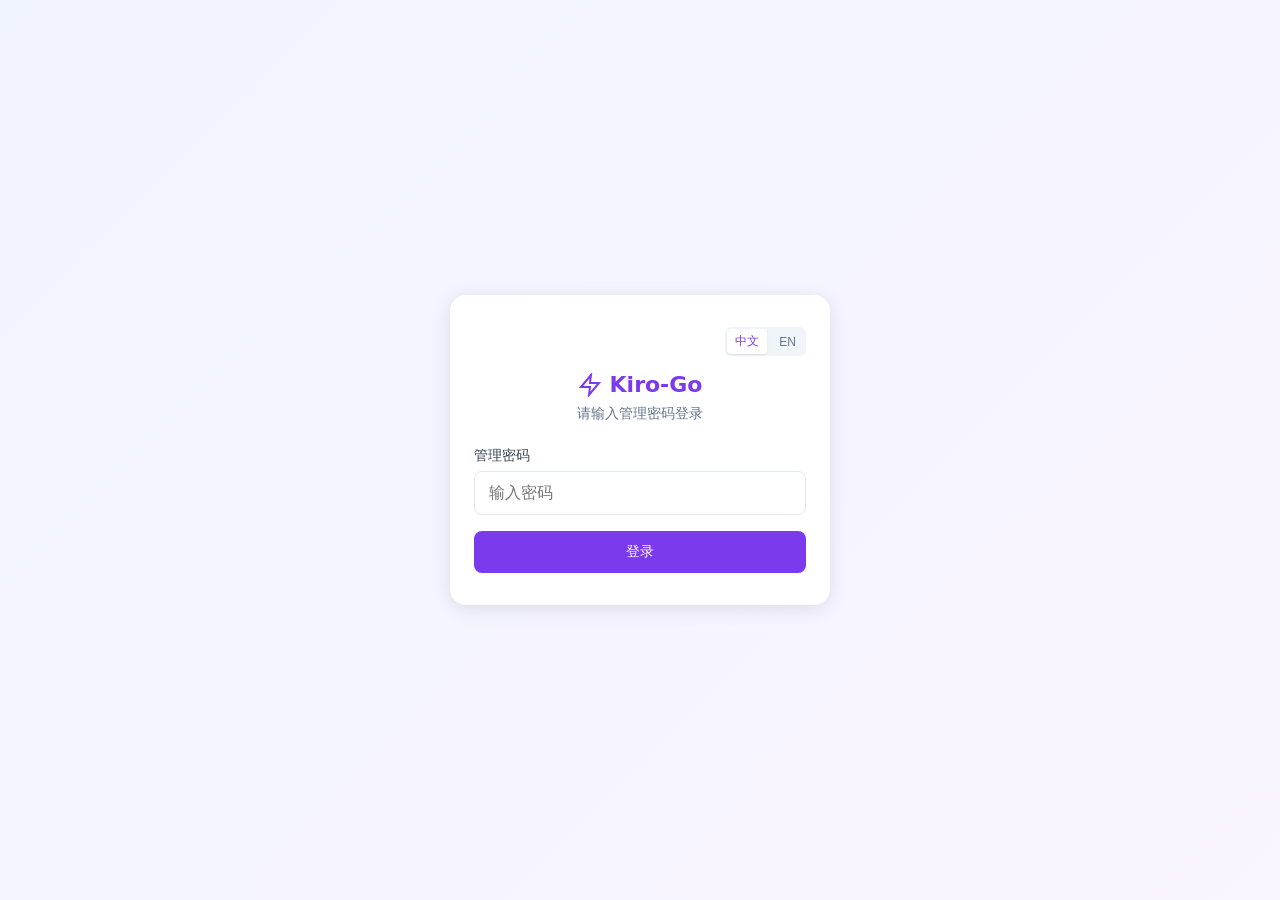
<file: web/index-legacy.html>
<!DOCTYPE html>
<html lang="zh">

<head>
    <meta charset="UTF-8">
    <meta name="viewport" content="width=device-width, initial-scale=1.0, maximum-scale=1.0, user-scalable=no">
    <title>Kiro-Go</title>
    <link rel="icon" type="image/png" href="/admin/icon.png?v=20260724">
    <style>
        * {
            box-sizing: border-box;
            margin: 0;
            padding: 0;
        }

        body {
            font-family: system-ui, -apple-system, sans-serif;
            background: #f8fafc;
            color: #1e293b;
            min-height: 100vh;
            -webkit-tap-highlight-color: transparent;
        }

        .container {
            max-width: 1100px;
            margin: 0 auto;
            padding: 16px;
        }

        .login-wrapper {
            min-height: 100vh;
            display: flex;
            align-items: center;
            justify-content: center;
            background: linear-gradient(135deg, #f0f4ff 0%, #faf5ff 100%);
            padding: 16px;
        }

        .login-box {
            background: #fff;
            padding: 32px 24px;
            border-radius: 16px;
            box-shadow: 0 4px 20px rgba(0, 0, 0, 0.1);
            width: 100%;
            max-width: 380px;
        }

        .login-box h1 {
            text-align: center;
            color: #7c3aed;
            margin-bottom: 8px;
            font-size: 22px;
            justify-content: center;
        }

        .login-box p {
            text-align: center;
            color: #64748b;
            margin-bottom: 24px;
            font-size: 14px;
        }

        .form-group {
            margin-bottom: 16px;
        }

        label {
            display: block;
            margin-bottom: 6px;
            color: #374151;
            font-size: 14px;
            font-weight: 500;
        }

        input[type="text"],
        input[type="password"],
        input[type="number"],
        select,
        textarea {
            width: 100%;
            padding: 12px 14px;
            border: 1px solid #e2e8f0;
            border-radius: 8px;
            font-size: 16px;
            background: #fff;
            color: #1e293b;
            -webkit-appearance: none;
        }

        input:focus,
        textarea:focus {
            outline: none;
            border-color: #7c3aed;
            box-shadow: 0 0 0 3px rgba(124, 58, 237, 0.1);
        }

        textarea {
            resize: vertical;
            min-height: 100px;
            font-family: monospace;
            font-size: 14px;
        }

        .btn {
            padding: 12px 18px;
            border: none;
            border-radius: 8px;
            cursor: pointer;
            font-size: 14px;
            font-weight: 500;
            transition: all 0.2s;
            touch-action: manipulation;
        }

        .btn-primary {
            background: #7c3aed;
            color: white;
        }

        .btn-primary:hover,
        .btn-primary:active {
            background: #6d28d9;
        }

        .btn-danger {
            background: #ef4444;
            color: white;
        }

        .btn-secondary {
            background: #f1f5f9;
            color: #374151;
        }

        .btn-success {
            background: #10B981;
            color: white;
        }

        .btn-sm {
            padding: 8px 12px;
            font-size: 13px;
        }

        .card {
            background: #fff;
            border-radius: 12px;
            padding: 16px;
            margin-bottom: 16px;
            box-shadow: 0 1px 3px rgba(0, 0, 0, 0.1);
        }

        .card-header {
            display: flex;
            justify-content: space-between;
            align-items: center;
            margin-bottom: 16px;
            padding-bottom: 12px;
            border-bottom: 1px solid #e2e8f0;
            flex-wrap: wrap;
            gap: 12px;
        }

        .card-title {
            font-size: 16px;
            font-weight: 600;
        }

        .card-actions {
            display: flex;
            gap: 8px;
            flex-wrap: wrap;
        }

        .stats-grid {
            display: grid;
            grid-template-columns: repeat(3, 1fr);
            gap: 10px;
            margin-bottom: 20px;
        }

        .stat-card {
            background: #fff;
            border-radius: 10px;
            padding: 12px 8px;
            text-align: center;
            box-shadow: 0 1px 3px rgba(0, 0, 0, 0.1);
        }

        .stat-value {
            font-size: 20px;
            font-weight: 700;
            color: #7c3aed;
        }

        .stat-label {
            font-size: 11px;
            color: #64748b;
            margin-top: 2px;
        }

        .badge {
            display: inline-block;
            padding: 3px 8px;
            border-radius: 4px;
            font-size: 11px;
            font-weight: 500;
            white-space: nowrap;
        }

        .badge-success {
            background: #dcfce7;
            color: #16a34a;
        }

        .badge-warning {
            background: #fef3c7;
            color: #d97706;
        }

        .badge-error {
            background: #fee2e2;
            color: #dc2626;
        }

        .badge-info {
            background: #ede9fe;
            color: #7c3aed;
        }

        .badge-pro {
            background: #3b82f6;
            color: white;
        }

        .badge-proplus {
            background: #8b5cf6;
            color: white;
        }

        .badge-power {
            background: #f59e0b;
            color: white;
        }

        .badge-free {
            background: #6b7280;
            color: white;
        }

        .badge-trial {
            background: #10b981;
            color: white;
        }

        .badge-banned {
            background: #dc2626;
            color: white;
        }

        .badge-suspended {
            background: #f59e0b;
            color: white;
        }

        .modal {
            display: none;
            position: fixed;
            top: 0;
            left: 0;
            width: 100%;
            height: 100%;
            background: rgba(0, 0, 0, 0.5);
            z-index: 1000;
            padding: 16px;
            overflow-y: auto;
        }

        .modal.active {
            display: flex;
            align-items: flex-start;
            justify-content: center;
            padding-top: 5vh;
        }

        .modal-content {
            background: #fff;
            border-radius: 12px;
            padding: 20px;
            width: 100%;
            max-width: 600px;
            margin-bottom: 20px;
        }

        .modal-header {
            display: flex;
            justify-content: space-between;
            align-items: center;
            margin-bottom: 20px;
        }

        .modal-title {
            font-size: 18px;
            font-weight: 600;
        }

        .modal-close {
            background: none;
            border: none;
            font-size: 28px;
            cursor: pointer;
            color: #64748b;
            padding: 0 8px;
        }

        .modal-footer {
            margin-top: 20px;
            display: flex;
            gap: 10px;
            justify-content: flex-end;
        }

        .switch {
            position: relative;
            display: inline-block;
            width: 44px;
            height: 24px;
            flex-shrink: 0;
        }

        .switch input {
            opacity: 0;
            width: 0;
            height: 0;
            position: absolute;
        }

        .slider {
            position: absolute;
            cursor: pointer;
            top: 0;
            left: 0;
            right: 0;
            bottom: 0;
            background: #cbd5e1;
            border-radius: 24px;
            transition: 0.3s;
        }

        .slider:before {
            position: absolute;
            content: "";
            height: 18px;
            width: 18px;
            left: 3px;
            bottom: 3px;
            background: white;
            border-radius: 50%;
            transition: 0.3s;
        }

        input:checked+.slider {
            background: #7c3aed;
        }

        input:checked+.slider:before {
            transform: translateX(20px);
        }

        .tabs {
            display: flex;
            gap: 4px;
            margin-bottom: 16px;
            background: #f1f5f9;
            padding: 4px;
            border-radius: 10px;
            overflow-x: auto;
            -webkit-overflow-scrolling: touch;
        }

        .tab {
            padding: 10px 16px;
            border-radius: 8px;
            cursor: pointer;
            color: #64748b;
            font-weight: 500;
            font-size: 14px;
            white-space: nowrap;
            flex-shrink: 0;
        }

        .tab:hover {
            color: #374151;
        }

        .tab.active {
            background: #fff;
            color: #7c3aed;
            box-shadow: 0 1px 3px rgba(0, 0, 0, 0.1);
        }

        .hidden {
            display: none !important;
        }

        .message {
            padding: 12px 16px;
            border-radius: 8px;
            margin-bottom: 12px;
            font-size: 14px;
        }

        .message-error {
            background: #fee2e2;
            color: #dc2626;
        }

        .endpoint {
            background: #f8fafc;
            padding: 12px;
            border-radius: 8px;
            font-family: monospace;
            font-size: 12px;
            margin-bottom: 10px;
            display: flex;
            justify-content: space-between;
            align-items: center;
            gap: 10px;
            word-break: break-all;
        }

        .endpoint span {
            flex: 1;
        }

        .header {
            display: flex;
            align-items: center;
            justify-content: space-between;
            margin-bottom: 16px;
            gap: 12px;
        }

        .header h1 {
            font-size: 18px;
            color: #7c3aed;
        }

        .account-card {
            background: #fff;
            border-radius: 12px;
            padding: 14px;
            margin-bottom: 12px;
            box-shadow: 0 1px 3px rgba(0, 0, 0, 0.1);
            border-left: 4px solid #7c3aed;
        }

        .account-header {
            display: flex;
            justify-content: space-between;
            align-items: flex-start;
            margin-bottom: 10px;
            gap: 10px;
        }

        .account-info {
            flex: 1;
            min-width: 0;
        }

        .account-email {
            font-weight: 600;
            font-size: 14px;
            color: #1e293b;
            word-break: break-all;
        }

        .account-meta {
            display: flex;
            gap: 6px;
            flex-wrap: wrap;
            margin-top: 6px;
        }

        .account-usage {
            margin: 10px 0;
        }

        .usage-bar {
            height: 6px;
            background: #e2e8f0;
            border-radius: 3px;
            overflow: hidden;
        }

        .usage-fill {
            height: 100%;
            background: #7c3aed;
            border-radius: 3px;
            transition: width 0.3s;
        }

        .usage-fill.high {
            background: #f59e0b;
        }

        .usage-fill.critical {
            background: #ef4444;
        }

        .usage-text {
            display: flex;
            justify-content: space-between;
            font-size: 11px;
            color: #64748b;
            margin-top: 4px;
        }

        .usage-label {
            font-size: 12px;
            color: #64748b;
            margin-bottom: 4px;
            font-weight: 500;
        }

        .account-usage+.account-usage {
            margin-top: 8px;
        }

        .badge-trial {
            background: #10b981;
            color: white;
        }

        .account-stats {
            display: grid;
            grid-template-columns: repeat(5, 1fr);
            gap: 6px;
            margin-top: 10px;
            padding-top: 10px;
            border-top: 1px solid #e2e8f0;
        }

        .account-stat {
            text-align: center;
        }

        .account-stat-value {
            font-weight: 600;
            font-size: 13px;
        }

        .account-stat-label {
            font-size: 10px;
            color: #64748b;
        }

        .account-actions {
            display: flex;
            gap: 6px;
            flex-shrink: 0;
            flex-wrap: wrap;
        }

        .detail-section {
            margin-bottom: 20px;
        }

        .detail-section h4 {
            font-size: 13px;
            color: #64748b;
            margin-bottom: 10px;
            text-transform: uppercase;
            letter-spacing: 0.5px;
        }

        .detail-grid {
            display: grid;
            grid-template-columns: 1fr;
            gap: 10px;
        }

        .detail-item {
            background: #f8fafc;
            padding: 10px 12px;
            border-radius: 8px;
        }

        .detail-label {
            font-size: 11px;
            color: #64748b;
            margin-bottom: 2px;
        }

        .detail-value {
            font-size: 13px;
            font-weight: 500;
            word-break: break-all;
        }

        .model-list {
            display: grid;
            gap: 8px;
            max-height: 250px;
            overflow-y: auto;
        }

        .model-item {
            background: #f8fafc;
            padding: 14px 16px;
            border-radius: 8px;
            margin-bottom: 10px;
            transition: background 0.2s ease;
        }

        .model-item:last-child {
            margin-bottom: 0;
        }

        .model-item:hover {
            background: #f1f5f9;
        }

        .model-name {
            font-weight: 600;
            font-size: 14px;
            color: #0f172a;
            line-height: 1.4;
        }

        .model-credit {
            font-size: 13px;
            margin-top: 4px;
        }

        .credit-ratio {
            color: #7c3aed;
            font-weight: 600;
        }

        .model-info {
            font-size: 12px;
            color: #64748b;
            margin-top: 6px;
            line-height: 1.5;
        }

        .btn-icon {
            display: inline-flex;
            align-items: center;
            justify-content: center;
            width: 36px;
            height: 36px;
            padding: 0;
        }

        .btn-icon svg {
            width: 18px;
            height: 18px;
        }

        .loading {
            opacity: 0.6;
            pointer-events: none;
        }

        .logo {
            display: flex;
            align-items: center;
            gap: 8px;
        }

        .logo svg {
            width: 24px;
            height: 24px;
            color: #7c3aed;
        }

        .machine-id-row {
            display: flex;
            gap: 8px;
            align-items: stretch;
            flex-wrap: wrap;
        }

        .machine-id-row input {
            flex: 1;
            min-width: 200px;
            font-family: monospace;
            font-size: 11px;
        }

        .machine-id-row .btn {
            flex-shrink: 0;
        }

        .lang-switch {
            display: flex;
            gap: 4px;
            background: #f1f5f9;
            padding: 2px;
            border-radius: 6px;
        }

        .lang-btn {
            padding: 4px 8px;
            border: none;
            background: transparent;
            cursor: pointer;
            font-size: 12px;
            border-radius: 4px;
            color: #64748b;
        }

        .lang-btn.active {
            background: #fff;
            color: #7c3aed;
            box-shadow: 0 1px 2px rgba(0, 0, 0, 0.1);
        }

        .header-right {
            display: flex;
            align-items: center;
            gap: 10px;
        }

        @media (max-width: 640px) {
            .container {
                padding: 12px;
            }

            .stats-grid {
                grid-template-columns: repeat(3, 1fr);
                gap: 8px;
            }

            .stat-card {
                padding: 10px 6px;
            }

            .stat-value {
                font-size: 18px;
            }

            .stat-label {
                font-size: 10px;
            }

            .card {
                padding: 14px;
            }

            .card-header {
                flex-direction: column;
                align-items: flex-start;
            }

            .card-actions {
                width: 100%;
            }

            .card-actions .btn {
                flex: 1;
                text-align: center;
            }

            .account-header {
                flex-direction: column;
            }

            .account-actions {
                width: 100%;
                justify-content: flex-start;
            }

            .account-actions .btn {
                padding: 8px 10px;
                font-size: 12px;
            }

            .account-stats {
                grid-template-columns: repeat(2, 1fr);
            }

            .detail-grid {
                grid-template-columns: 1fr;
            }

            .tabs {
                gap: 2px;
            }

            .tab {
                padding: 10px 12px;
                font-size: 13px;
            }

            .modal-content {
                padding: 16px;
            }

            .endpoint {
                flex-direction: column;
                align-items: stretch;
            }

            .endpoint .btn {
                width: 100%;
            }

            .machine-id-row {
                flex-direction: column;
            }

            .machine-id-row input {
                min-width: 100%;
            }

            .machine-id-row .btn {
                width: 100%;
            }
        }

        @media (min-width: 641px) {
            .detail-grid {
                grid-template-columns: repeat(2, 1fr);
            }
        }

        /* 隐私模式开关样式 */
        .privacy-toggle {
            white-space: nowrap;
        }

        @media (max-width: 640px) {
            .privacy-toggle {
                order: -1;
                width: 100%;
                justify-content: space-between;
                padding: 8px 0;
                border-bottom: 1px solid #e2e8f0;
                margin-bottom: 8px;
            }

            .privacy-toggle span {
                font-size: 14px;
            }
        }
    </style>
</head>

<body>
    <div id="loginPage" class="login-wrapper">
        <div class="login-box">
            <div style="display:flex;justify-content:flex-end;margin-bottom:16px">
                <div class="lang-switch">
                    <button class="lang-btn" data-lang="zh" onclick="setLang('zh')">中文</button>
                    <button class="lang-btn" data-lang="en" onclick="setLang('en')">EN</button>
                </div>
            </div>
            <h1 class="logo"><svg viewBox="0 0 24 24" fill="none" stroke="currentColor" stroke-width="2">
                    <path d="M13 2L3 14h9l-1 8 10-12h-9l1-8z" />
                </svg>Kiro-Go</h1>
            <p data-i18n="login.subtitle"></p>
            <div class="form-group">
                <label data-i18n="login.password"></label>
                <input type="password" id="pwdField" data-i18n-placeholder="login.passwordPlaceholder"
                    autocomplete="off">
            </div>
            <button type="button" class="btn btn-primary" style="width:100%" onclick="login()"
                data-i18n="login.submit"></button>
            <div id="loginError" class="message message-error hidden" style="margin-top:12px"></div>
        </div>
    </div>
    <div id="mainPage" class="container hidden">
        <div class="header">
            <h1 class="logo"><svg viewBox="0 0 24 24" fill="none" stroke="currentColor" stroke-width="2">
                    <path d="M13 2L3 14h9l-1 8 10-12h-9l1-8z" />
                </svg>Kiro-Go</h1>
            <div class="header-right">
                <div class="lang-switch">
                    <button class="lang-btn" data-lang="zh" onclick="setLang('zh')">中文</button>
                    <button class="lang-btn" data-lang="en" onclick="setLang('en')">EN</button>
                </div>
                <span class="badge badge-success" id="statusBadge" data-i18n="status.running"></span>
                <span class="badge badge-info" id="versionBadge" style="cursor:pointer" onclick="checkUpdate(true)"></span>
                <button class="btn btn-sm btn-danger" onclick="logout()" data-i18n="common.logout" style="padding:4px 12px;font-size:12px"></button>
            </div>
        </div>
        <div class="stats-grid">
            <div class="stat-card">
                <div class="stat-value" id="statAccounts">0</div>
                <div class="stat-label" data-i18n="stats.accounts"></div>
            </div>
            <div class="stat-card">
                <div class="stat-value" id="statRequests">0</div>
                <div class="stat-label" data-i18n="stats.requests"></div>
            </div>
            <div class="stat-card">
                <div class="stat-value" id="statSuccess">0</div>
                <div class="stat-label" data-i18n="stats.success"></div>
            </div>
            <div class="stat-card">
                <div class="stat-value" id="statFailed">0</div>
                <div class="stat-label" data-i18n="stats.failed"></div>
            </div>
            <div class="stat-card">
                <div class="stat-value" id="statTokens">0</div>
                <div class="stat-label">Tokens</div>
            </div>
            <div class="stat-card">
                <div class="stat-value" id="statCredits">0</div>
                <div class="stat-label">Credits</div>
            </div>
        </div>
        <div class="tabs">
            <div class="tab active" data-tab="accounts" data-i18n="tabs.accounts"></div>
            <div class="tab" data-tab="settings" data-i18n="tabs.settings"></div>
            <div class="tab" data-tab="api" data-i18n="tabs.api"></div>
        </div>
        <div id="tabAccounts" class="tab-content">
            <div class="card">
                <div class="card-header">
                    <span class="card-title" data-i18n="accounts.title"></span>
                    <div class="card-actions">
                        <div class="privacy-toggle" style="display:flex;align-items:center;gap:8px;cursor:pointer;user-select:none">
                            <span style="font-size:13px;color:#374151;font-weight:500" data-i18n="privacy.label"></span>
                            <label class="switch" style="margin:0">
                                <input type="checkbox" id="privacyModeToggle" checked onchange="togglePrivacyMode()">
                                <span class="slider"></span>
                            </label>
                        </div>
                        <button class="btn btn-secondary btn-sm" onclick="showExportModal()" data-i18n="accounts.export"></button>
                        <button class="btn btn-secondary btn-sm" onclick="refreshAllModels()" data-i18n="models.refreshAll"></button>
                        <button class="btn btn-primary btn-sm" onclick="showModal('add')" data-i18n="accounts.add"></button>
                    </div>
                </div>
                <div id="accountsToolbar" style="display:flex;gap:8px;align-items:center;padding:0 20px 12px">
                    <label style="display:flex;align-items:center;gap:4px;cursor:pointer;user-select:none;flex-shrink:0"><input type="checkbox" id="selectAllCheckbox" onchange="toggleSelectAll(this.checked)" style="width:15px;height:15px;cursor:pointer"> <span style="font-size:13px;color:#374151" data-i18n="batch.selectAll"></span></label>
                    <div style="height:16px;width:1px;background:#e2e8f0;flex-shrink:0"></div>
                    <div id="batchBar" style="display:none;align-items:center;gap:6px;flex-shrink:0">
                        <span id="batchCount" style="font-size:12px;color:#7c3aed;font-weight:600;white-space:nowrap"></span>
                        <button class="btn btn-sm btn-primary" onclick="batchAction('enable')" style="padding:3px 10px;font-size:12px" data-i18n="batch.enable"></button>
                        <button class="btn btn-sm btn-secondary" onclick="batchAction('disable')" style="padding:3px 10px;font-size:12px" data-i18n="batch.disable"></button>
                        <button class="btn btn-sm btn-secondary" onclick="batchAction('refresh')" style="padding:3px 10px;font-size:12px" data-i18n="batch.refresh"></button>
                        <button class="btn btn-sm btn-secondary" onclick="batchRefreshModels()" style="padding:3px 10px;font-size:12px" data-i18n="batch.refreshModels"></button>
                        <div style="height:16px;width:1px;background:#e2e8f0;flex-shrink:0"></div>
                    </div>
                    <div style="display:flex;gap:6px;align-items:center;margin-left:auto;flex-shrink:0">
                        <input type="text" id="filterSearch" oninput="onFilterChange()" style="width:260px;padding:8px 12px;border:1px solid #e2e8f0;border-radius:6px;font-size:14px;outline:none" data-i18n-placeholder="filter.search">
                        <select id="filterStatusSelect" onchange="onFilterChange()" style="padding:4px 6px;border:1px solid #e2e8f0;border-radius:6px;font-size:12px;background:#fff;cursor:pointer">
                            <option value="all" data-i18n="filter.all"></option>
                            <option value="enabled" data-i18n="filter.enabled"></option>
                            <option value="disabled" data-i18n="filter.disabled"></option>
                            <option value="banned" data-i18n="filter.banned"></option>
                        </select>
                    </div>
                </div>
                <div id="accountsList"></div>
            </div>
        </div>
        <div id="tabSettings" class="tab-content hidden">
            <div class="card">
                <div class="card-header"><span class="card-title" data-i18n="settings.apiSettings"></span></div>
                <div class="form-group">
                    <label style="display:flex;align-items:center;gap:10px">
                        <label class="switch"><input type="checkbox" id="requireApiKey"><span
                                class="slider"></span></label>
                        <span data-i18n="settings.enableApiKey"></span>
                    </label>
                </div>
                <div class="form-group"><label>API Key</label><div style="display:flex;gap:8px;align-items:stretch"><input type="text" id="apiKeyInput" style="flex:1"
                        data-i18n-placeholder="settings.apiKeyPlaceholder"><button class="btn btn-sm btn-secondary" onclick="generateApiKey()" data-i18n="settings.generateApiKey"></button></div></div>
                <button class="btn btn-primary" onclick="saveSettings()" data-i18n="common.save"></button>
            </div>
            <div class="card">
                <div class="card-header"><span class="card-title" data-i18n="settings.usageSettings"></span></div>
                <div class="form-group">
                    <label style="display:flex;align-items:center;gap:10px">
                        <label class="switch"><input type="checkbox" id="allowOverUsage"><span
                                class="slider"></span></label>
                        <span data-i18n="settings.allowOverUsage"></span>
                    </label>
                    <small style="color:#64748b;font-size:12px;margin-top:4px;display:block"
                        data-i18n="settings.allowOverUsageHint"></small>
                </div>
                <button class="btn btn-primary" onclick="saveOverUsageConfig()" data-i18n="common.save"></button>
            </div>
            <div class="card">
                <div class="card-header"><span class="card-title" data-i18n="settings.thinkingSettings"></span></div>
                <div class="form-group">
                    <label data-i18n="settings.thinkingSuffix"></label>
                    <input type="text" id="thinkingSuffix" placeholder="-thinking">
                    <small style="color:#64748b;font-size:12px;margin-top:4px;display:block"
                        data-i18n="settings.thinkingSuffixHint"></small>
                </div>
                <div class="form-group">
                    <label data-i18n="settings.openaiFormat"></label>
                    <select id="openaiThinkingFormat">
                        <option value="reasoning_content">reasoning_content (DeepSeek)</option>
                        <option value="thinking">&lt;thinking&gt; (Claude)</option>
                        <option value="think">&lt;think&gt; (OpenAI)</option>
                    </select>
                </div>
                <div class="form-group">
                    <label data-i18n="settings.claudeFormat"></label>
                    <select id="claudeThinkingFormat">
                        <option value="thinking">&lt;thinking&gt; (Claude)</option>
                        <option value="think">&lt;think&gt; (OpenAI)</option>
                        <option value="reasoning_content" data-i18n="settings.noTag"></option>
                    </select>
                </div>
                <button class="btn btn-primary" onclick="saveThinkingConfig()"
                    data-i18n="settings.saveThinking"></button>
            </div>
            <div class="card">
                <div class="card-header"><span class="card-title" data-i18n="settings.endpointSettings"></span></div>
                <div class="form-group">
                    <label data-i18n="settings.preferredEndpoint"></label>
                    <select id="preferredEndpoint">
                        <option value="auto" data-i18n="settings.endpointAuto"></option>
                        <option value="kiro">Kiro IDE</option>
                        <option value="codewhisperer">CodeWhisperer</option>
                        <option value="amazonq">AmazonQ</option>
                    </select>
                    <small style="color:#64748b;font-size:12px;margin-top:4px;display:block"
                        data-i18n="settings.endpointHint"></small>
                </div>
                <div class="form-group">
                    <label style="display:flex;align-items:center;gap:8px;cursor:pointer">
                        <input type="checkbox" id="endpointFallback" checked>
                        <span data-i18n="settings.endpointFallback"></span>
                    </label>
                    <small style="color:#64748b;font-size:12px;margin-top:4px;display:block"
                        data-i18n="settings.endpointFallbackHint"></small>
                </div>
                <button class="btn btn-primary" onclick="saveEndpointConfig()"
                    data-i18n="settings.saveEndpoint"></button>
            </div>
            <div class="card">
                <div class="card-header"><span class="card-title" data-i18n="settings.adminPassword"></span></div>
                <div class="form-group"><label data-i18n="settings.newPassword"></label><input type="password"
                        id="newPassword" data-i18n-placeholder="settings.newPasswordPlaceholder"></div>
                <button class="btn btn-primary" onclick="changePassword()" data-i18n="settings.changePassword"></button>
            </div>
            <div class="card">
                <div class="card-header"><span class="card-title" data-i18n="settings.proxySettings"></span></div>
                <div class="form-group">
                    <label data-i18n="settings.proxyType"></label>
                    <select id="proxyType" onchange="onProxyTypeChange()">
                        <option value="none" data-i18n="settings.proxyNone"></option>
                        <option value="socks5">SOCKS5</option>
                        <option value="http">HTTP</option>
                    </select>
                </div>
                <div id="proxyFields" style="display:none">
                    <div class="form-group">
                        <label data-i18n="settings.proxyHost"></label>
                        <div style="display:flex;gap:8px;align-items:stretch">
                            <input type="text" id="proxyHost" style="flex:1" placeholder="127.0.0.1">
                            <input type="number" id="proxyPort" style="width:90px" placeholder="1080" min="1" max="65535">
                        </div>
                    </div>
                    <div class="form-group">
                        <label data-i18n="settings.proxyAuth"></label>
                        <div style="display:flex;gap:8px">
                            <input type="text" id="proxyUsername" style="flex:1" data-i18n-placeholder="settings.proxyUsername" autocomplete="off">
                            <input type="password" id="proxyPassword" style="flex:1" data-i18n-placeholder="settings.proxyPassword" autocomplete="new-password">
                        </div>
                    </div>
                </div>
                <button class="btn btn-primary" onclick="saveProxyConfig()" data-i18n="settings.saveProxy"></button>
            </div>
            <div class="card">
                <div class="card-header"><span class="card-title" data-i18n="settings.promptFilter"></span></div>
                <div class="form-group">
                    <label style="font-weight:600;margin-bottom:12px;display:block" data-i18n="settings.builtinFilters"></label>
                    <div style="display:flex;flex-direction:column;gap:12px">
                        <div>
                            <label style="display:flex;align-items:center;gap:10px">
                                <label class="switch"><input type="checkbox" id="filterClaudeCode"><span class="slider"></span></label>
                                <span data-i18n="settings.filterClaudeCode"></span>
                            </label>
                            <small style="color:#64748b;font-size:12px;margin-top:4px;display:block;margin-left:54px" data-i18n="settings.filterClaudeCodeHint"></small>
                        </div>
                        <div>
                            <label style="display:flex;align-items:center;gap:10px">
                                <label class="switch"><input type="checkbox" id="filterEnvNoise"><span class="slider"></span></label>
                                <span data-i18n="settings.filterEnvNoise"></span>
                            </label>
                            <small style="color:#64748b;font-size:12px;margin-top:4px;display:block;margin-left:54px" data-i18n="settings.filterEnvNoiseHint"></small>
                        </div>
                        <div>
                            <label style="display:flex;align-items:center;gap:10px">
                                <label class="switch"><input type="checkbox" id="filterStripBoundaries"><span class="slider"></span></label>
                                <span data-i18n="settings.filterStripBoundaries"></span>
                            </label>
                            <small style="color:#64748b;font-size:12px;margin-top:4px;display:block;margin-left:54px" data-i18n="settings.filterStripBoundariesHint"></small>
                        </div>
                    </div>
                </div>
                <div class="form-group" style="margin-top:16px">
                    <label style="font-weight:600;margin-bottom:8px;display:block" data-i18n="settings.customRules"></label>
                    <div id="promptFilterRules" style="margin-bottom:8px"></div>
                    <div style="display:flex;gap:8px;flex-wrap:wrap">
                        <button class="btn btn-sm btn-secondary" onclick="addPromptRule('regex')" data-i18n="promptFilter.addRegex"></button>
                        <button class="btn btn-sm btn-secondary" onclick="addPromptRule('lines-containing')" data-i18n="promptFilter.addContains"></button>
                    </div>
                </div>
                <button class="btn btn-primary" onclick="savePromptFilter()" data-i18n="settings.savePromptFilter"></button>
            </div>
            <div class="card">
                <div class="card-header"><span class="card-title" data-i18n="settings.statistics"></span></div>
                <button class="btn btn-danger" onclick="resetStats()" data-i18n="settings.resetStats"></button>
            </div>
        </div>
        <div id="tabApi" class="tab-content hidden">
            <div class="card">
                <div class="card-header"><span class="card-title" data-i18n="api.endpoints"></span></div>
                <p style="margin-bottom:10px;font-weight:500;font-size:14px">Claude API</p>
                <div class="endpoint"><span id="claudeEndpoint"></span><button class="btn btn-sm btn-secondary"
                        onclick="copy('claudeEndpoint')" data-i18n="common.copy"></button></div>
                <p style="margin:14px 0 10px;font-weight:500;font-size:14px">OpenAI API</p>
                <div class="endpoint"><span id="openaiEndpoint"></span><button class="btn btn-sm btn-secondary"
                        onclick="copy('openaiEndpoint')" data-i18n="common.copy"></button></div>
                <p style="margin:14px 0 10px;font-weight:500;font-size:14px" data-i18n="api.modelList"></p>
                <div class="endpoint"><span id="modelsEndpoint"></span><button class="btn btn-sm btn-secondary"
                        onclick="copy('modelsEndpoint')" data-i18n="common.copy"></button></div>
                <p style="margin:14px 0 10px;font-weight:500;font-size:14px" data-i18n="api.stats"></p>
                <div class="endpoint"><span id="statsEndpoint"></span><button class="btn btn-sm btn-secondary"
                        onclick="copy('statsEndpoint')" data-i18n="common.copy"></button></div>
                <p style="font-size:12px;color:#64748b;margin-top:4px" data-i18n="api.statsHint"></p>
            </div>
        </div>
    </div>
    <div id="addModal" class="modal">
        <div class="modal-content">
            <div class="modal-header"><span class="modal-title" id="modalTitle"></span><button class="modal-close"
                    onclick="closeModal()">&times;</button></div>
            <div id="modalBody"></div>
        </div>
    </div>
    <div id="detailModal" class="modal">
        <div class="modal-content">
            <div class="modal-header"><span class="modal-title" data-i18n="detail.title"></span><button
                    class="modal-close" onclick="closeDetailModal()">&times;</button></div>
            <div id="detailBody"></div>
        </div>
    </div>
    <div id="exportModal" class="modal">
        <div class="modal-content">
            <div class="modal-header"><span class="modal-title" data-i18n="export.title"></span><button
                    class="modal-close" onclick="closeExportModal()">&times;</button></div>
            <div id="exportBody"></div>
        </div>
    </div>
    <div id="updateModal" class="modal">
        <div class="modal-content">
            <div class="modal-header"><span class="modal-title" data-i18n="update.title"></span><button
                    class="modal-close" onclick="closeUpdateModal()">&times;</button></div>
            <div id="updateBody"></div>
        </div>
    </div>
    <script>
        const i18n = {
            zh: {
                'login.subtitle': '请输入管理密码登录',
                'login.password': '管理密码',
                'login.passwordPlaceholder': '输入密码',
                'login.submit': '登录',
                'login.error': '密码错误',
                'login.connectError': '连接失败',
                'status.running': '运行中',
                'stats.accounts': '账号',
                'stats.requests': '请求',
                'stats.success': '成功',
                'stats.failed': '失败',
                'tabs.accounts': '账号',
                'tabs.settings': '设置',
                'tabs.api': 'API',
                'accounts.title': '账号列表',
                'accounts.add': '添加账号',
                'accounts.empty': '暂无账号',
                'accounts.refresh': '刷新',
                'accounts.detail': '详情',
                'accounts.enable': '启用',
                'accounts.disable': '禁用',
                'accounts.delete': '删除',
                'accounts.requests': '请求',
                'accounts.tokens': 'Tokens',
                'accounts.credits': 'Credits',
                'accounts.expiry': '到期',
                'accounts.noToken': '无Token',
                'accounts.expired': '已过期',
                'accounts.disabled': '已禁用',
                'accounts.normal': '正常',
                'accounts.enabled': '已启用',
                'accounts.banned': '已封禁',
                'accounts.suspended': '已暂停',
                'accounts.refreshFailed': '刷新失败',
                'accounts.confirmDelete': '确定删除？',
                'accounts.mainQuota': '主配额',
                'accounts.trialQuota': '试用配额',
                'accounts.trial': '试用中',
                'accounts.trialExpired': '已过期',
                'accounts.trialToday': '今天到期',
                'accounts.copyJSON': '复制 JSON',
                'accounts.copyJSONSuccess': 'JSON 已复制到剪贴板',
                'accounts.trialDays': '天后到期',
                'accounts.overage': '超额调用',
                'time.expired': '已过期',
                'time.minutes': '分钟',
                'time.hours': '小时',
                'time.days': '天',
                'settings.apiSettings': 'API 设置',
                'settings.enableApiKey': '启用 API Key 验证',
                'settings.apiKeyPlaceholder': '留空则不验证',
                'settings.generateApiKey': '随机生成',
                'settings.usageSettings': '用量控制',
                'settings.allowOverUsage': '允许超额使用',
                'settings.allowOverUsageHint': '开启后，即使账号额度用尽也会继续使用该账号处理请求，不再因余额不足而报错',
                'settings.overUsageSaved': '超额使用设置已保存',
                'settings.thinkingSettings': 'Thinking 模式设置',
                'settings.thinkingSuffix': '触发后缀',
                'settings.thinkingSuffixHint': '模型名称加此后缀即启用思考模式，如 claude-sonnet-4.5-thinking',
                'settings.openaiFormat': 'OpenAI API 输出格式',
                'settings.claudeFormat': 'Claude API 输出格式',
                'settings.noTag': '直接输出 (无标签)',
                'settings.saveThinking': '保存 Thinking 设置',
                'settings.thinkingSaved': 'Thinking 设置已保存',
                'settings.endpointSettings': 'Kiro 端点设置',
                'settings.preferredEndpoint': '首选端点',
                'settings.endpointAuto': '自动选择',
                'settings.endpointHint': '选择首选端点，自动选择模式下会根据可用性自动选择端点',
                'settings.endpointFallback': '端点不可用时自动切换',
                'settings.endpointFallbackHint': '关闭后，仅使用选定的端点，不会自动切换到其他端点',
                'settings.saveEndpoint': '保存端点设置',
                'settings.endpointSaved': '端点设置已保存',
                'settings.adminPassword': '管理密码',
                'settings.newPassword': '新密码',
                'settings.newPasswordPlaceholder': '输入新密码',
                'settings.changePassword': '修改密码',
                'settings.passwordRequired': '请输入新密码',
                'settings.passwordChanged': '密码已修改',
                'settings.statistics': '统计',
                'settings.resetStats': '重置统计',
                'settings.confirmReset': '确定重置统计？',
                'settings.proxySettings': '出站代理设置',
                'settings.proxyType': '代理类型',
                'settings.proxyNone': '直连（不使用代理）',
                'settings.proxyHost': '地址 / 端口',
                'settings.proxyAuth': '认证（可选）',
                'settings.proxyUsername': '用户名',
                'settings.proxyPassword': '密码',
                'settings.proxyHostRequired': '请填写代理地址和端口',
                'settings.saveProxy': '保存代理设置',
                'settings.proxySaved': '代理设置已保存',
                'settings.promptFilter': 'System Prompt 过滤',
                'settings.builtinFilters': '内置过滤器',
                'settings.filterClaudeCode': '替换 Claude Code CLI 系统提示',
                'settings.filterClaudeCodeHint': '检测到 Claude Code 内置系统提示时，替换为精简的后端提示词，避免泄露大量 CLI 指令到请求体。',
                'settings.filterEnvNoise': '过滤环境噪音行',
                'settings.filterEnvNoiseHint': '移除系统提示中注入的环境变量、Git 状态、最近提交等噪音内容。',
                'settings.filterStripBoundaries': '移除边界标记',
                'settings.filterStripBoundariesHint': '移除 --- SYSTEM PROMPT --- / --- END SYSTEM PROMPT --- 等边界标记行。',
                'settings.savePromptFilter': '保存过滤设置',
                'settings.promptFilterSaved': '过滤设置已保存',
                'settings.customRules': '自定义过滤规则',
                'api.endpoints': 'API 端点',
                'api.modelList': '模型列表',
                'api.stats': '统计数据',
                'api.statsHint': '需要在请求头中携带 API Key 鉴权（Authorization: Bearer sk-xxx），未启用 API Key 验证时无需鉴权',
                'detail.title': '账号详情',
                'detail.basicInfo': '基本信息',
                'detail.email': '邮箱',
                'detail.userId': '用户ID',
                'detail.authMethod': '认证方式',
                'detail.region': 'Region',
                'detail.machineId': '机器码',
                'detail.generate': '生成',
                'detail.subscription': '订阅信息',
                'detail.subscriptionType': '订阅类型',
                'detail.tokenExpiry': 'Token到期',
                'detail.usage': '用量',
                'detail.mainQuota': '主配额',
                'detail.trialQuota': '试用配额',
                'detail.trialStatus': '试用状态',
                'detail.trialExpiry': '试用到期',
                'detail.resetDate': '重置日期',
                'detail.statistics': '统计',
                'detail.requestCount': '请求数',
                'detail.errorCount': '错误数',
                'detail.totalTokens': '总Tokens',
                'detail.totalCredits': '总Credits',
                'detail.models': '可用模型',
                'detail.loadModels': '加载',
                'detail.refreshModelCache': '刷新路由缓存',
                'detail.loading': '加载中...',
                'detail.noModels': '无可用模型',
                'detail.loadFailed': '加载失败',
                'detail.machineIdError': '机器码格式错误',
                'detail.saved': '已保存',
                'detail.saveFailed': '保存失败',
                'detail.generateFailed': '生成失败',
                'modal.addAccount': '添加账号',
                'modal.builderIdTitle': 'AWS Builder ID',
                'modal.builderIdDesc': '通过 AWS Builder ID 授权登录添加个人账号',
                'modal.iamTitle': 'IAM Identity Center (企业 SSO) 登录',
                'modal.iamDesc': '通过 IAM Identity Center (企业 SSO) 授权添加企业账号',
                'modal.microsoftTitle': 'Microsoft Enterprise SSO 登录',
                'modal.microsoftDesc': '通过 Microsoft Entra ID 企业账号授权登录 Kiro',
                'microsoft.instructions': '登录流程与 IAM 企业 SSO 一致：打开登录页；浏览器跳转到 localhost 失败后，复制地址栏中的完整回调 URL 并粘贴到下方。服务不会监听或暴露 3128 端口。',
                'microsoft.loginUrl': '登录地址',
                'microsoft.callbackUrl': '回调 URL',
                'microsoft.callbackPlaceholder': 'http://localhost:3128/...（请粘贴完整地址）',
                'microsoft.start': '开始登录',
                'microsoft.continue': '继续登录',
                'microsoft.callbackRequired': '请先粘贴完整的回调 URL',
                'microsoft.kiroPrompt': '完成 Kiro 登录后，复制浏览器地址栏中的完整 localhost 回调 URL。',
                'microsoft.providerPrompt': '继续完成 Microsoft 登录，再复制新的完整 localhost 回调 URL。',
                'microsoft.selectProfile': '选择 Kiro Profile',
                'microsoft.profileHint': '该 Microsoft 账号关联了多个 Kiro Profile，请选择要添加的一个。',
                'microsoft.confirmProfile': '确认添加',
                'microsoft.success': 'Microsoft Enterprise SSO 登录成功',
                'modal.ssoTitle': 'SSO Token',
                'modal.ssoDesc': '通过浏览器 x-amz-sso_authn Token 添加账号',
                'modal.localTitle': 'Kiro 本地缓存',
                'modal.localDesc': '通过 Kiro IDE 本地缓存文件添加账号',
                'modal.credentialsTitle': '凭证 JSON',
                'modal.credentialsDesc': '通过 Kiro Account Manager 导出的凭证添加账号',
                'modal.cookieTitle': 'Kiro 网页 Cookie',
                'modal.cookieDesc': '通过从 Kiro 网页 Cookie 中获取的 RefreshToken 添加账号',
                'cookie.howToGet': '如何获取 RefreshToken？',
                'cookie.step1': '打开浏览器，访问并登录',
                'cookie.step2': '在页面空白处右键 → 检查 → Application → Cookies → https://app.kiro.dev',
                'cookie.step3': '在列表中找到 <b>RefreshToken</b>，双击其 Value 列并复制',
                'cookie.refreshToken': 'RefreshToken',
                'cookie.provider': '登录方式',
                'cookie.github': 'GitHub',
                'cookie.google': 'Google',
                'cookie.refreshTokenPlaceholder': '粘贴 RefreshToken Cookie 的值',
                'cookie.refreshTokenMissing': '请填写 RefreshToken',
                'cookie.importSuccess': '账号添加成功',
                'cookie.link': 'https://app.kiro.dev/account/usage',
                'builderid.startLogin': '开始登录',
                'builderid.verifyCode': '请在浏览器中输入上方验证码',
                'builderid.verifyUrl': '验证链接',
                'builderid.open': '打开',
                'builderid.waiting': '等待授权中...',
                'builderid.success': '登录成功',
                'iam.startUrl': 'Start URL',
                'iam.loginUrl': '登录链接',
                'iam.completeLogin': '请在浏览器中完成登录，然后粘贴回调 URL',
                'iam.callbackUrl': '回调 URL',
                'iam.complete': '完成登录',
                'sso.howToGet': '如何获取 Token?',
                'sso.step1': '在浏览器中访问并登录',
                'sso.step2': '按 F12 打开开发者工具 → Application → Cookies',
                'sso.step3': '找到并复制',
                'sso.tokenLabel': 'x-amz-sso_authn',
                'sso.tokenHint': '*支持批量导入，每行一个 Token',
                'sso.tokenPlaceholder': '粘贴 x-amz-sso_authn 值',
                'sso.importSuccess': '成功添加 {0} 个账号',
                'sso.importPartial': '，{0} 个失败',
                'local.fileLocation': '文件位置',
                'local.loginChannel': '登录渠道',
                'local.tokenFile': 'kiro-auth-token.json',
                'local.tokenRequired': '*必填',
                'local.clientFile': '{hash}.json',
                'local.clientRequired': '*IdC 登录必填',
                'local.pasteOrUpload': '粘贴文件内容或上传文件',
                'local.upload': '上传',
                'local.tokenMissing': '请提供 kiro-auth-token.json 内容',
                'local.tokenInvalid': 'kiro-auth-token.json 格式错误',
                'local.refreshTokenMissing': '缺少 refreshToken',
                'local.clientMissing': 'IdC 登录需要提供 {hash}.json 内容',
                'local.clientInvalid': '{hash}.json 格式错误',
                'local.clientSecretMissing': '缺少 clientId 或 clientSecret',
                'local.importSuccess': '导入成功',
                'credentials.label': '凭证 JSON',
                'credentials.authMethod': '认证方式',
                'credentials.authHint': '*影响 Token 刷新方式',
                'credentials.social': 'Social (AWS Builder ID / Google / GitHub)',
                'credentials.idc': 'IAM Identity Center (企业 SSO)',
                'credentials.jsonError': 'JSON 格式错误',
                'credentials.batchHint': '支持单个对象、JSON 数组或 Kiro Account Manager 导出格式批量导入。必填: refreshToken。可选: provider (BuilderId/Enterprise/Github/Google), clientId, clientSecret',
                'common.save': '保存设置',
                'common.saved': '保存',
                'common.copy': '复制',
                'common.copied': '已复制',
                'common.cancel': '取消',
                'common.back': '返回',
                'common.add': '添加',
                'common.failed': '失败',
                'common.saveFailed': '保存失败',
                'common.logout': '退出登录',
                'accounts.export': '导出',
                'models.refreshAll': '刷新模型缓存',
                'models.confirmRefreshAll': '确定为所有已启用账号刷新模型缓存？',
                'models.refreshAllDone': '模型缓存刷新完成，共缓存 {0} 个模型',
                'export.title': '导出账号',
                'export.selectAll': '全选',
                'export.deselectAll': '取消全选',
                'export.selected': '已选 {0} 个',
                'export.downloadJson': '下载 JSON',
                'export.showJson': '显示 JSON',
                'export.copyJson': '复制 JSON',
                'export.copied': '已复制到剪贴板',
                'export.noSelection': '请至少选择一个账号',
                'update.title': '版本更新',
                'update.current': '当前版本',
                'update.latest': '最新版本',
                'update.newVersion': '发现新版本',
                'update.upToDate': '已是最新版本',
                'update.checkFailed': '检查更新失败',
                'update.goDownload': '前往下载',
                'update.changelog': '更新内容',
                'privacy.label': '隐私模式',
                'privacy.tooltip': '开启后邮箱将脱敏显示',
                'batch.enable': '批量启用',
                'batch.disable': '批量禁用',
                'batch.refresh': '批量刷新',
                'batch.refreshModels': '批量刷新模型',
                'batch.selected': '已选 {0} 个',
                'batch.selectAll': '全选',
                'batch.confirmEnable': '确定批量启用 {0} 个账号？',
                'batch.confirmDisable': '确定批量禁用 {0} 个账号？',
                'batch.confirmRefresh': '确定批量刷新 {0} 个账号？',
                'batch.refreshResult': '刷新完成：成功 {0}，失败 {1}',
                'batch.confirmRefreshModels': '确定为已选 {0} 个账号刷新模型缓存？',
                'batch.refreshModelsResult': '模型缓存刷新完成：成功 {0}，失败 {1}',
                'batch.done': '操作完成',
                'filter.search': '搜索邮箱/昵称...',
                'filter.all': '全部',
                'filter.enabled': '已启用',
                'filter.disabled': '已禁用',
                'filter.banned': '已封禁',
                'accounts.weight': '权重',
                'detail.weight': '请求权重',
                'detail.weightHint': '0-1=普通, 2+=高优先级',
                'detail.overage': '超额调用设置',
                'detail.allowOverage': '配额耗尽后继续调用',
                'detail.overageHint': '超额后调用频率权重（1~10），值越大频率越高',
                'detail.proxyURL': '独立代理',
                'detail.proxyHint': '留空则使用全局代理，格式: socks5://host:port 或 http://host:port',
                'detail.proxySaved': '代理已保存',
                'accounts.test': '测试',
                'accounts.testing': '测试中...',
                'accounts.testSuccess': '测试成功',
                'accounts.testFailed': '测试失败',
                'accounts.selectModel': '选择测试模型',
                'detail.save': '保存',
                'detail.overageWeight': '超额调用权重',
                'accounts.testLog.title': '测试日志',
                'accounts.testLog.clear': '清空',
                'accounts.testLog.hide': '隐藏',
                'accounts.testLog.globalProxy': '全局代理',
                'accounts.testLog.start': '开始测试 {0} | 模型: {1} | 代理: {2}',
                'accounts.testLog.success': '✓ {0} 成功 ({1}s) 回复: {2}',
                'accounts.testLog.failed': '✗ {0} 失败 ({1}s): {2}',
                'accounts.testLog.error': '✗ {0} 异常: {1}',
                'promptFilter.noRules': '暂无自定义规则',
                'promptFilter.unnamed': '未命名',
                'promptFilter.typeRegex': '正则替换',
                'promptFilter.typeContains': '行级过滤',
                'promptFilter.match': '匹配',
                'promptFilter.replace': '替换为（留空则删除）',
                'promptFilter.emptyRemove': '留空则删除匹配内容',
                'promptFilter.addRegex': '+ 正则替换规则',
                'promptFilter.addContains': '+ 行级过滤规则'
            },
            en: {
                'login.subtitle': 'Enter admin password to login',
                'login.password': 'Admin Password',
                'login.passwordPlaceholder': 'Enter password',
                'login.submit': 'Login',
                'login.error': 'Wrong password',
                'login.connectError': 'Connection failed',
                'status.running': 'Running',
                'stats.accounts': 'Accounts',
                'stats.requests': 'Requests',
                'stats.success': 'Success',
                'stats.failed': 'Failed',
                'tabs.accounts': 'Accounts',
                'tabs.settings': 'Settings',
                'tabs.api': 'API',
                'accounts.title': 'Account List',
                'accounts.add': 'Add Account',
                'accounts.empty': 'No accounts',
                'accounts.refresh': 'Refresh',
                'accounts.detail': 'Details',
                'accounts.enable': 'Enable',
                'accounts.disable': 'Disable',
                'accounts.delete': 'Delete',
                'accounts.requests': 'Requests',
                'accounts.tokens': 'Tokens',
                'accounts.credits': 'Credits',
                'accounts.expiry': 'Expiry',
                'accounts.noToken': 'No Token',
                'accounts.expired': 'Expired',
                'accounts.disabled': 'Disabled',
                'accounts.normal': 'Active',
                'accounts.enabled': 'Enabled',
                'accounts.banned': 'Banned',
                'accounts.suspended': 'Suspended',
                'accounts.refreshFailed': 'Refresh failed',
                'accounts.confirmDelete': 'Confirm delete?',
                'accounts.copyJSON': 'Copy JSON',
                'accounts.copyJSONSuccess': 'JSON copied to clipboard',
                'accounts.overage': 'Overage',
                'time.expired': 'Expired',
                'time.minutes': 'min',
                'time.hours': 'hr',
                'time.days': 'd',
                'settings.apiSettings': 'API Settings',
                'settings.enableApiKey': 'Enable API Key Verification',
                'settings.apiKeyPlaceholder': 'Leave empty to disable',
                'settings.generateApiKey': 'Generate',
                'settings.usageSettings': 'Usage Control',
                'settings.allowOverUsage': 'Allow Over-Usage',
                'settings.allowOverUsageHint': 'When enabled, accounts will continue to serve requests even after their quota is exhausted',
                'settings.overUsageSaved': 'Over-usage settings saved',
                'settings.thinkingSettings': 'Thinking Mode Settings',
                'settings.thinkingSuffix': 'Trigger Suffix',
                'settings.thinkingSuffixHint': 'Add this suffix to model name to enable thinking mode, e.g. claude-sonnet-4.5-thinking',
                'settings.openaiFormat': 'OpenAI API Output Format',
                'settings.claudeFormat': 'Claude API Output Format',
                'settings.noTag': 'Direct output (no tag)',
                'settings.saveThinking': 'Save Thinking Settings',
                'settings.thinkingSaved': 'Thinking settings saved',
                'settings.endpointSettings': 'Kiro Endpoint Settings',
                'settings.preferredEndpoint': 'Preferred Endpoint',
                'settings.endpointAuto': 'Auto',
                'settings.endpointHint': 'Select preferred endpoint. In auto-select mode, the endpoint is automatically selected based on availability.',
                'settings.endpointFallback': 'Fallback to other endpoints',
                'settings.endpointFallbackHint': 'When disabled, only the selected endpoint is used without automatic fallback',
                'settings.saveEndpoint': 'Save Endpoint Settings',
                'settings.endpointSaved': 'Endpoint settings saved',
                'settings.adminPassword': 'Admin Password',
                'settings.newPassword': 'New Password',
                'settings.newPasswordPlaceholder': 'Enter new password',
                'settings.changePassword': 'Change Password',
                'settings.passwordRequired': 'Please enter new password',
                'settings.passwordChanged': 'Password changed',
                'settings.statistics': 'Statistics',
                'settings.resetStats': 'Reset Statistics',
                'settings.confirmReset': 'Confirm reset statistics?',
                'settings.proxySettings': 'Outbound Proxy Settings',
                'settings.proxyType': 'Proxy Type',
                'settings.proxyNone': 'Direct (no proxy)',
                'settings.proxyHost': 'Host / Port',
                'settings.proxyAuth': 'Authentication (optional)',
                'settings.proxyUsername': 'Username',
                'settings.proxyPassword': 'Password',
                'settings.proxyHostRequired': 'Please enter proxy host and port',
                'settings.saveProxy': 'Save Proxy Settings',
                'settings.proxySaved': 'Proxy settings saved',
                'settings.promptFilter': 'System Prompt Filter',
                'settings.builtinFilters': 'Built-in Filters',
                'settings.filterClaudeCode': 'Replace Claude Code CLI system prompts',
                'settings.filterClaudeCodeHint': 'Detects Claude Code built-in system prompts and replaces them with a compact backend prompt.',
                'settings.filterEnvNoise': 'Strip environment noise lines',
                'settings.filterEnvNoiseHint': 'Removes injected env vars, git status, recent commits and similar noise from system prompts.',
                'settings.filterStripBoundaries': 'Remove boundary markers',
                'settings.filterStripBoundariesHint': 'Strips --- SYSTEM PROMPT --- / --- END SYSTEM PROMPT --- marker lines.',
                'settings.savePromptFilter': 'Save Filter Settings',
                'settings.promptFilterSaved': 'Filter settings saved',
                'settings.customRules': 'Custom Filter Rules',
                'api.endpoints': 'API Endpoints',
                'api.modelList': 'Model List',
                'api.stats': 'Statistics',
                'api.statsHint': 'Requires API Key in header (Authorization: Bearer sk-xxx). No auth needed if API Key verification is disabled.',
                'detail.title': 'Account Details',
                'detail.basicInfo': 'Basic Info',
                'detail.email': 'Email',
                'detail.userId': 'User ID',
                'detail.authMethod': 'Auth Method',
                'detail.region': 'Region',
                'detail.machineId': 'Machine ID',
                'detail.generate': 'Generate',
                'detail.subscription': 'Subscription',
                'detail.subscriptionType': 'Type',
                'detail.tokenExpiry': 'Token Expiry',
                'detail.usage': 'Usage',
                'detail.resetDate': 'Reset Date',
                'detail.statistics': 'Statistics',
                'detail.requestCount': 'Requests',
                'detail.errorCount': 'Errors',
                'detail.totalTokens': 'Total Tokens',
                'detail.totalCredits': 'Total Credits',
                'detail.models': 'Available Models',
                'detail.loadModels': 'Load',
                'detail.refreshModelCache': 'Refresh Route Cache',
                'detail.loading': 'Loading...',
                'detail.noModels': 'No models available',
                'detail.loadFailed': 'Load failed',
                'detail.machineIdError': 'Invalid machine ID format',
                'detail.saved': 'Saved',
                'detail.saveFailed': 'Save failed',
                'detail.generateFailed': 'Generate failed',
                'modal.addAccount': 'Add Account',
                'modal.builderIdTitle': 'AWS Builder ID',
                'modal.builderIdDesc': 'Add personal account via AWS Builder ID authorization',
                'modal.iamTitle': 'IAM Identity Center (Enterprise SSO)',
                'modal.iamDesc': 'Add enterprise account via IAM Identity Center SSO',
                'modal.microsoftTitle': 'Microsoft Enterprise SSO',
                'modal.microsoftDesc': 'Authorize a Kiro enterprise account with Microsoft Entra ID',
                'microsoft.instructions': 'This follows the IAM Enterprise SSO interaction: open the sign-in page; when the browser cannot reach localhost, copy the complete callback URL from the address bar and paste it below. The service does not listen on or expose port 3128.',
                'microsoft.loginUrl': 'Sign-in URL',
                'microsoft.callbackUrl': 'Callback URL',
                'microsoft.callbackPlaceholder': 'http://localhost:3128/... (paste the complete URL)',
                'microsoft.start': 'Start sign-in',
                'microsoft.continue': 'Continue',
                'microsoft.callbackRequired': 'Paste the complete callback URL first',
                'microsoft.kiroPrompt': 'After Kiro sign-in, copy the complete localhost callback URL from the browser address bar.',
                'microsoft.providerPrompt': 'Complete Microsoft sign-in, then copy the new complete localhost callback URL.',
                'microsoft.selectProfile': 'Select Kiro Profile',
                'microsoft.profileHint': 'This Microsoft account has multiple Kiro profiles. Select the one to add.',
                'microsoft.confirmProfile': 'Add selected profile',
                'microsoft.success': 'Microsoft Enterprise SSO sign-in succeeded',
                'modal.ssoTitle': 'SSO Token',
                'modal.ssoDesc': 'Add account via browser x-amz-sso_authn token',
                'modal.localTitle': 'Kiro Local Cache',
                'modal.localDesc': 'Add account via Kiro IDE local cache files',
                'modal.credentialsTitle': 'Credentials JSON',
                'modal.credentialsDesc': 'Add account via Kiro Account Manager exported credentials',
                'modal.cookieTitle': 'Kiro Web Cookie',
                'modal.cookieDesc': 'Add account via RefreshToken obtained from Kiro Web Cookie',
                'cookie.howToGet': 'How to get the RefreshToken?',
                'cookie.step1': 'Open your browser and sign in at',
                'cookie.step2': 'Right-click on blank area → Inspect → Application → Cookies → https://app.kiro.dev',
                'cookie.step3': 'Find <b>RefreshToken</b> in the list, double-click its Value and copy it',
                'cookie.refreshToken': 'RefreshToken',
                'cookie.provider': 'Login Provider',
                'cookie.github': 'GitHub',
                'cookie.google': 'Google',
                'cookie.refreshTokenPlaceholder': 'Paste the RefreshToken cookie value here',
                'cookie.refreshTokenMissing': 'RefreshToken is required',
                'cookie.importSuccess': 'Account added successfully',
                'cookie.link': 'https://app.kiro.dev/account/usage',
                'builderid.startLogin': 'Start Login',
                'builderid.verifyCode': 'Enter the code above in your browser',
                'builderid.verifyUrl': 'Verification URL',
                'builderid.open': 'Open',
                'builderid.waiting': 'Waiting for authorization...',
                'builderid.success': 'Login successful',
                'iam.startUrl': 'Start URL',
                'iam.loginUrl': 'Login URL',
                'iam.completeLogin': 'Complete login in browser, then paste callback URL',
                'iam.callbackUrl': 'Callback URL',
                'iam.complete': 'Complete Login',
                'sso.howToGet': 'How to get Token?',
                'sso.step1': 'Visit and login to',
                'sso.step2': 'Press F12 to open DevTools → Application → Cookies',
                'sso.step3': 'Find and copy',
                'sso.tokenLabel': 'x-amz-sso_authn',
                'sso.tokenHint': '*Supports batch import, one token per line',
                'sso.tokenPlaceholder': 'Paste x-amz-sso_authn value',
                'sso.importSuccess': 'Successfully added {0} accounts',
                'sso.importPartial': ', {0} failed',
                'local.fileLocation': 'File Location',
                'local.loginChannel': 'Login Channel',
                'local.tokenFile': 'kiro-auth-token.json',
                'local.tokenRequired': '*Required',
                'local.clientFile': '{hash}.json',
                'local.clientRequired': '*Required for IdC login',
                'local.pasteOrUpload': 'Paste content or upload file',
                'local.upload': 'Upload',
                'local.tokenMissing': 'Please provide kiro-auth-token.json content',
                'local.tokenInvalid': 'Invalid kiro-auth-token.json format',
                'local.refreshTokenMissing': 'Missing refreshToken',
                'local.clientMissing': 'IdC login requires {hash}.json content',
                'local.clientInvalid': 'Invalid {hash}.json format',
                'local.clientSecretMissing': 'Missing clientId or clientSecret',
                'local.importSuccess': 'Import successful',
                'credentials.label': 'Credentials JSON',
                'credentials.authMethod': 'Auth Method',
                'credentials.authHint': '*Affects token refresh method',
                'credentials.social': 'Social (AWS Builder ID / Google / GitHub)',
                'credentials.idc': 'IAM Identity Center (Enterprise SSO)',
                'credentials.jsonError': 'Invalid JSON format',
                'credentials.batchHint': 'Supports single object, JSON array, or Kiro Account Manager export format. Required: refreshToken. Optional: provider (BuilderId/Enterprise/Github/Google), clientId, clientSecret',
                'common.save': 'Save Settings',
                'common.saved': 'Saved',
                'common.copy': 'Copy',
                'common.copied': 'Copied',
                'common.cancel': 'Cancel',
                'common.back': 'Back',
                'common.add': 'Add',
                'common.failed': 'Failed',
                'common.saveFailed': 'Save failed',
                'common.logout': 'Logout',
                'accounts.export': 'Export',
                'models.refreshAll': 'Refresh Model Cache',
                'models.confirmRefreshAll': 'Refresh model cache for all enabled accounts?',
                'models.refreshAllDone': 'Model cache refreshed, {0} models cached',
                'export.title': 'Export Accounts',
                'export.selectAll': 'Select All',
                'export.deselectAll': 'Deselect All',
                'export.selected': '{0} selected',
                'export.downloadJson': 'Download JSON',
                'export.showJson': 'Show JSON',
                'export.copyJson': 'Copy JSON',
                'export.copied': 'Copied to clipboard',
                'export.noSelection': 'Please select at least one account',
                'update.title': 'Version Update',
                'update.current': 'Current',
                'update.latest': 'Latest',
                'update.newVersion': 'New version available',
                'update.upToDate': 'Up to date',
                'update.checkFailed': 'Update check failed',
                'update.goDownload': 'Download',
                'update.changelog': 'Changelog',
                'privacy.label': 'Privacy Mode',
                'privacy.tooltip': 'Mask email addresses when enabled',
                'batch.enable': 'Batch Enable',
                'batch.disable': 'Batch Disable',
                'batch.refresh': 'Batch Refresh',
                'batch.refreshModels': 'Batch Refresh Models',
                'batch.selected': '{0} selected',
                'batch.selectAll': 'Select All',
                'batch.confirmEnable': 'Enable {0} accounts?',
                'batch.confirmDisable': 'Disable {0} accounts?',
                'batch.confirmRefresh': 'Refresh {0} accounts?',
                'batch.refreshResult': 'Refresh done: {0} success, {1} failed',
                'batch.confirmRefreshModels': 'Refresh model cache for {0} selected accounts?',
                'batch.refreshModelsResult': 'Model cache refresh done: {0} success, {1} failed',
                'batch.done': 'Done',
                'filter.search': 'Search email/nickname...',
                'filter.all': 'All',
                'filter.enabled': 'Enabled',
                'filter.disabled': 'Disabled',
                'filter.banned': 'Banned',
                'accounts.weight': 'Weight',
                'detail.weight': 'Request Weight',
                'detail.weightHint': '0-1=normal, 2+=higher priority',
                'detail.overage': 'Overage Settings',
                'detail.allowOverage': 'Continue calling after quota is exhausted',
                'detail.overageHint': 'Call frequency weight when over quota (1–10); higher = more frequent',
                'detail.proxyURL': 'Account Proxy',
                'detail.proxyHint': 'Leave empty to use global proxy. Format: socks5://host:port or http://host:port',
                'detail.proxySaved': 'Proxy saved',
                'accounts.test': 'Test',
                'accounts.testing': 'Testing...',
                'accounts.testSuccess': 'Test OK',
                'accounts.testFailed': 'Test Failed',
                'accounts.selectModel': 'Select Test Model',
                'detail.save': 'Save',
                'detail.overageWeight': 'Overage Weight',
                'accounts.testLog.title': 'Test Log',
                'accounts.testLog.clear': 'Clear',
                'accounts.testLog.hide': 'Hide',
                'accounts.testLog.globalProxy': 'Global Proxy',
                'accounts.testLog.start': 'Testing {0} | Model: {1} | Proxy: {2}',
                'accounts.testLog.success': '✓ {0} OK ({1}s) Reply: {2}',
                'accounts.testLog.failed': '✗ {0} Failed ({1}s): {2}',
                'accounts.testLog.error': '✗ {0} Error: {1}',
                'promptFilter.noRules': 'No custom rules yet',
                'promptFilter.unnamed': 'Unnamed',
                'promptFilter.typeRegex': 'Regex Replace',
                'promptFilter.typeContains': 'Line Filter',
                'promptFilter.match': 'Match',
                'promptFilter.replace': 'Replace with (empty = remove)',
                'promptFilter.emptyRemove': 'empty removes matched content',
                'promptFilter.addRegex': '+ Regex Replace Rule',
                'promptFilter.addContains': '+ Line Filter Rule'
            }
        };
        let currentLang = localStorage.getItem('kiro_lang') || 'zh';
        function t(key, ...args) {
            let text = i18n[currentLang][key] || i18n['zh'][key] || key;
            args.forEach((arg, idx) => { text = text.replace('{' + idx + '}', arg); });
            return text;
        }
        function setLang(lang) {
            currentLang = lang;
            localStorage.setItem('kiro_lang', lang);
            document.documentElement.lang = lang;
            updateLangButtons();
            applyTranslations();
            renderAccounts();
        }
        function updateLangButtons() {
            document.querySelectorAll('.lang-btn').forEach(btn => {
                btn.classList.toggle('active', btn.dataset.lang === currentLang);
            });
        }
        function applyTranslations() {
            document.querySelectorAll('[data-i18n]').forEach(el => {
                el.textContent = t(el.dataset.i18n);
            });
            document.querySelectorAll('[data-i18n-placeholder]').forEach(el => {
                el.placeholder = t(el.dataset.i18nPlaceholder);
            });
        }

        let password = localStorage.getItem('admin_password') || '';
        const baseUrl = location.origin;
        let accountsData = [];
        let selectedAccounts = new Set();
        let filterKeyword = '';
        let filterStatus = 'all';

        // 隐私模式状态管理
        let privacyModeEnabled = true;

        // 初始化隐私模式
        function initPrivacyMode() {
            try {
                const saved = localStorage.getItem('privacyMode');
                privacyModeEnabled = saved === null ? true : saved === 'true';
                const toggle = document.getElementById('privacyModeToggle');
                if (toggle) toggle.checked = privacyModeEnabled;
            } catch (e) {
                console.warn('localStorage not available:', e);
            }
        }

        // 切换隐私模式
        function togglePrivacyMode() {
            const toggle = document.getElementById('privacyModeToggle');
            privacyModeEnabled = toggle.checked;
            try {
                localStorage.setItem('privacyMode', privacyModeEnabled);
            } catch (e) {
                console.warn('localStorage not available:', e);
            }
            renderAccounts();
        }

        // 邮箱脱敏函数
        function maskEmail(email) {
            if (!privacyModeEnabled || !email || email.indexOf('@') === -1) {
                return email;
            }

            const [localPart, domain] = email.split('@');

            // 本地部分脱敏：保留前 2 个字符
            const maskedLocal = localPart.length <= 2
                ? localPart
                : localPart.substring(0, 2) + '***';

            // 域名部分脱敏
            const domainParts = domain.split('.');
            if (domainParts.length >= 2) {
                const tld = domainParts[domainParts.length - 1]; // 顶级域名
                const sld = domainParts[domainParts.length - 2]; // 二级域名
                const maskedSld = sld.length <= 2
                    ? sld
                    : sld.substring(0, 2) + '***';

                // 子域名脱敏
                const subdomains = domainParts.slice(0, -2).map(sub =>
                    sub.length <= 2 ? sub : sub.substring(0, 2) + '***'
                );

                return maskedLocal + '@' + [...subdomains, maskedSld, tld].join('.');
            }

            return maskedLocal + '@' + domain;
        }

        // 统一获取显示用邮箱
        function getDisplayEmail(email, accountId) {
            const raw = email || (accountId ? accountId.substring(0, 12) + '...' : '-');
            return maskEmail(raw);
        }

        document.addEventListener('DOMContentLoaded', function () {
            updateLangButtons();
            applyTranslations();
            initPrivacyMode();
            if (password) tryAutoLogin();
            document.getElementById('pwdField').addEventListener('keypress', e => { if (e.key === 'Enter') login(); });
            document.querySelectorAll('.tab').forEach(tab => { tab.onclick = () => switchTab(tab.dataset.tab); });
        });
        async function tryAutoLogin() {
            // 72h 过期检查
            const loginTime = parseInt(localStorage.getItem('admin_login_time') || '0');
            if (loginTime && Date.now() - loginTime > 72 * 3600 * 1000) {
                localStorage.removeItem('admin_password');
                localStorage.removeItem('admin_login_time');
                password = '';
                return;
            }
            try {
                const res = await fetch('/admin/api/status', { headers: { 'X-Admin-Password': password } });
                if (res.ok) { showMain(); loadData(); }
            } catch (e) { }
        }
        async function login() {
            password = document.getElementById('pwdField').value;
            try {
                const res = await fetch('/admin/api/status', { headers: { 'X-Admin-Password': password } });
                if (res.ok) {
                    localStorage.setItem('admin_password', password);
                    localStorage.setItem('admin_login_time', Date.now().toString());
                    showMain(); loadData();
                } else {
                    document.getElementById('loginError').textContent = t('login.error');
                    document.getElementById('loginError').classList.remove('hidden');
                }
            } catch (e) {
                document.getElementById('loginError').textContent = t('login.connectError');
                document.getElementById('loginError').classList.remove('hidden');
            }
        }
        function logout() {
            localStorage.removeItem('admin_password');
            localStorage.removeItem('admin_login_time');
            location.reload();
        }
        function showMain() {
            document.getElementById('loginPage').classList.add('hidden');
            document.getElementById('mainPage').classList.remove('hidden');
        }
        async function loadData() {
            await Promise.all([loadStats(), loadAccounts(), loadSettings(), loadVersion()]);
            document.getElementById('claudeEndpoint').textContent = baseUrl + '/v1/messages';
            document.getElementById('openaiEndpoint').textContent = baseUrl + '/v1/chat/completions';
            document.getElementById('modelsEndpoint').textContent = baseUrl + '/v1/models';
            document.getElementById('statsEndpoint').textContent = baseUrl + '/v1/stats';
            // 自动检查更新
            setTimeout(() => checkUpdate(false), 2000);
        }
        async function loadStats() {
            const res = await fetch('/admin/api/status', { headers: { 'X-Admin-Password': password } });
            const d = await res.json();
            document.getElementById('statAccounts').textContent = d.accounts || 0;
            document.getElementById('statRequests').textContent = d.totalRequests || 0;
            document.getElementById('statSuccess').textContent = d.successRequests || 0;
            document.getElementById('statFailed').textContent = d.failedRequests || 0;
            document.getElementById('statTokens').textContent = formatNum(d.totalTokens || 0);
            document.getElementById('statCredits').textContent = (d.totalCredits || 0).toFixed(1);
        }
        async function loadAccounts() {
            const res = await fetch('/admin/api/accounts', { headers: { 'X-Admin-Password': password } });
            accountsData = await res.json();
            renderAccounts();
        }
        function getFilteredAccounts() {
            return accountsData.filter(a => {
                if (filterStatus === 'enabled' && !a.enabled) return false;
                if (filterStatus === 'disabled' && (a.enabled || (a.banStatus && a.banStatus !== 'ACTIVE'))) return false;
                if (filterStatus === 'banned' && (!a.banStatus || a.banStatus === 'ACTIVE')) return false;
                if (filterKeyword) {
                    const kw = filterKeyword.toLowerCase();
                    const email = (a.email || '').toLowerCase();
                    if (!email.includes(kw)) return false;
                }
                return true;
            });
        }
        function onFilterChange() {
            filterKeyword = document.getElementById('filterSearch').value;
            filterStatus = document.getElementById('filterStatusSelect').value;
            renderAccounts();
        }
        function toggleSelectAll(checked) {
            const filtered = getFilteredAccounts();
            if (checked) {
                filtered.forEach(a => selectedAccounts.add(a.id));
            } else {
                selectedAccounts.clear();
            }
            renderAccounts();
            updateBatchBar();
        }
        function toggleSelectAccount(id) {
            if (selectedAccounts.has(id)) {
                selectedAccounts.delete(id);
            } else {
                selectedAccounts.add(id);
            }
            updateBatchBar();
            const cb = document.getElementById('selectAllCheckbox');
            if (cb) {
                const filtered = getFilteredAccounts();
                cb.checked = filtered.length > 0 && filtered.every(a => selectedAccounts.has(a.id));
            }
        }
        function updateBatchBar() {
            const bar = document.getElementById('batchBar');
            const count = selectedAccounts.size;
            if (count > 0) {
                bar.style.display = 'flex';
                document.getElementById('batchCount').textContent = t('batch.selected', count);
            } else {
                bar.style.display = 'none';
            }
        }
        async function batchAction(action) {
            const ids = Array.from(selectedAccounts);
            if (ids.length === 0) return;
            const confirmKey = 'batch.confirm' + action.charAt(0).toUpperCase() + action.slice(1);
            if (!confirm(t(confirmKey, ids.length))) return;
            try {
                const res = await fetch('/admin/api/accounts/batch', {
                    method: 'POST',
                    headers: { 'Content-Type': 'application/json', 'X-Admin-Password': password },
                    body: JSON.stringify({ ids, action })
                });
                const d = await res.json();
                if (action === 'refresh' && d.success) {
                    alert(t('batch.refreshResult', d.refreshed, d.failed));
                }
                selectedAccounts.clear();
                updateBatchBar();
                loadAccounts();
                loadStats();
            } catch (e) {
                alert(t('common.failed'));
            }
        }
        async function batchRefreshModels() {
            const ids = Array.from(selectedAccounts);
            if (ids.length === 0) return;
            if (!confirm(t('batch.confirmRefreshModels', ids.length))) return;
            let success = 0, fail = 0;
            for (const id of ids) {
                try {
                    const res = await fetch('/admin/api/accounts/' + id + '/models/refresh', {
                        method: 'POST', headers: { 'X-Admin-Password': password }
                    });
                    const d = await res.json();
                    if (d.success) success++; else fail++;
                } catch { fail++; }
            }
            alert(t('batch.refreshModelsResult', success, fail));
            selectedAccounts.clear();
            updateBatchBar();
            loadAccounts();
        }
        async function refreshAllModels() {
            if (!confirm(t('models.confirmRefreshAll'))) return;
            try {
                const res = await fetch('/admin/api/accounts/models/refresh', {
                    method: 'POST', headers: { 'X-Admin-Password': password }
                });
                const d = await res.json();
                alert(t('models.refreshAllDone', d.refreshed || 0));
            } catch (e) {
                alert(t('common.failed'));
            }
        }
        async function refreshAccountModels(id) {
            try {
                const res = await fetch('/admin/api/accounts/' + id + '/models/refresh', {
                    method: 'POST', headers: { 'X-Admin-Password': password }
                });
                const d = await res.json();
                if (d.success) {
                    alert(t('detail.refreshModelCache') + ' OK (' + (d.count || 0) + ' models)');
                } else {
                    alert(t('common.failed') + ': ' + (d.error || ''));
                }
            } catch (e) {
                alert(t('common.failed'));
            }
        }
        function renderAccounts() {
            const container = document.getElementById('accountsList');
            if (!container) return;
            const filtered = getFilteredAccounts();
            if (filtered.length === 0) {
                container.innerHTML = '<p style="text-align:center;color:#64748b;padding:30px">' + t('accounts.empty') + '</p>';
                return;
            }
            container.innerHTML = filtered.map(a => {
                const usagePercent = (a.usagePercent || 0) * 100;
                const usageClass = usagePercent > 90 ? 'critical' : usagePercent > 70 ? 'high' : '';
                const trialUsagePercent = (a.trialUsagePercent || 0) * 100;
                const trialUsageClass = trialUsagePercent > 90 ? 'critical' : trialUsagePercent > 70 ? 'high' : '';
                const isSelected = selectedAccounts.has(a.id);
                const weightVal = a.weight || 0;
                const weightBadge = weightVal >= 2 ? '<span class="badge" style="background:#f59e0b;color:#fff">W:' + weightVal + '</span>' : '';
                const overageBadge = a.allowOverage ? '<span class="badge badge-warning">' + t('accounts.overage') + ':' + (a.overageWeight || 1) + '</span>' : '';
                return '<div class="account-card" style="' + (isSelected ? 'border-color:#7c3aed;background:#faf5ff' : '') + '">' +
                    '<div class="account-header">' +
                    '<div class="account-info" style="display:flex;align-items:center;gap:8px">' +
                    '<input type="checkbox" ' + (isSelected ? 'checked' : '') + ' onchange="toggleSelectAccount(\'' + a.id + '\')" style="cursor:pointer;width:16px;height:16px;flex-shrink:0">' +
                    '<div>' +
                    '<div class="account-email">' + getDisplayEmail(a.email, a.id) + '</div>' +
                    '<div class="account-meta">' +
                    getSubBadge(a.subscriptionType) +
                    getTrialBadge(a) +
                    weightBadge +
                    overageBadge +
                    '<span class="badge badge-info">' + formatAuthMethod(a.provider || a.authMethod) + '</span>' +
                    getStatusBadge(a) +
                    '</div>' +
                    '</div>' +
                    '</div>' +
                    '<div class="account-actions">' +
                    '<button class="btn btn-sm btn-icon btn-secondary" onclick="refreshAccount(\'' + a.id + '\')" title="' + t('accounts.refresh') + '"><svg viewBox="0 0 24 24" fill="none" stroke="currentColor" stroke-width="2"><path d="M23 4v6h-6M1 20v-6h6"/><path d="M3.51 9a9 9 0 0114.85-3.36L23 10M1 14l4.64 4.36A9 9 0 0020.49 15"/></svg></button>' +
                    '<button class="btn btn-sm btn-icon btn-secondary" onclick="showDetail(\'' + a.id + '\')" title="' + t('accounts.detail') + '"><svg viewBox="0 0 24 24" fill="none" stroke="currentColor" stroke-width="2"><path d="M20 21v-2a4 4 0 00-4-4H8a4 4 0 00-4 4v2"/><circle cx="12" cy="7" r="4"/></svg></button>' +
                    '<button class="btn btn-sm btn-icon btn-secondary" onclick="copyAccountJSON(\'' + a.id + '\', this)" title="' + t('accounts.copyJSON') + '"><svg viewBox="0 0 24 24" fill="none" stroke="currentColor" stroke-width="2"><rect x="9" y="9" width="13" height="13" rx="2" ry="2"></rect><path d="M5 15H4a2 2 0 0 1-2-2V4a2 2 0 0 1 2-2h9a2 2 0 0 1 2 2v1"></path></svg></button>' +
                    (a.banStatus && a.banStatus !== 'ACTIVE' ? '' :
                        '<button class="btn btn-sm ' + (a.enabled ? 'btn-secondary' : 'btn-primary') + '" onclick="toggleAccount(\'' + a.id + '\',' + !a.enabled + ')">' + (a.enabled ? t('accounts.disable') : t('accounts.enable')) + '</button>') +
                    '<button class="btn btn-sm btn-secondary" onclick="testAccount(\'' + a.id + '\')" id="test-' + a.id + '" style="background:#2563eb;color:#fff">' + t('accounts.test') + '</button>' +
                    '<button class="btn btn-sm btn-danger" onclick="deleteAccount(\'' + a.id + '\')">' + t('accounts.delete') + '</button>' +
                    '</div>' +
                    '</div>' +
                    (a.usageLimit > 0 ? '<div class="account-usage"><div class="usage-label">' + t('accounts.mainQuota') + '</div><div class="usage-bar"><div class="usage-fill ' + usageClass + '" style="width:' + usagePercent + '%"></div></div><div class="usage-text"><span>' + (a.usageCurrent?.toFixed(1) || 0) + ' / ' + (a.usageLimit?.toFixed(0) || 0) + '</span><span>' + usagePercent.toFixed(1) + '%</span></div></div>' : '') +
                    (a.trialUsageLimit > 0 ? '<div class="account-usage"><div class="usage-label">' + t('accounts.trialQuota') + ' ' + formatTrialExpiry(a.trialExpiresAt) + '</div><div class="usage-bar"><div class="usage-fill ' + trialUsageClass + '" style="width:' + trialUsagePercent + '%"></div></div><div class="usage-text"><span>' + (a.trialUsageCurrent?.toFixed(1) || 0) + ' / ' + (a.trialUsageLimit?.toFixed(0) || 0) + '</span><span>' + trialUsagePercent.toFixed(1) + '%</span></div></div>' : '') +
                    '<div class="account-stats">' +
                    '<div class="account-stat"><div class="account-stat-value">' + (a.requestCount || 0) + '</div><div class="account-stat-label">' + t('accounts.requests') + '</div></div>' +
                    '<div class="account-stat"><div class="account-stat-value">' + formatNum(a.totalTokens || 0) + '</div><div class="account-stat-label">' + t('accounts.tokens') + '</div></div>' +
                    '<div class="account-stat"><div class="account-stat-value">' + (a.totalCredits || 0).toFixed(1) + '</div><div class="account-stat-label">' + t('accounts.credits') + '</div></div>' +
                    '<div class="account-stat"><div class="account-stat-value">' + formatTokenExpiry(a.expiresAt) + '</div><div class="account-stat-label">' + t('accounts.expiry') + '</div></div>' +
                    '<div class="account-stat"><div class="account-stat-value"><select onchange="quickSetWeight(\'' + a.id + '\',this.value)" style="width:52px;padding:1px 2px;border:1px solid #e2e8f0;border-radius:4px;font-size:12px;text-align:center;cursor:pointer;background:#fff">' +
                    [0,1,2,3,4,5].map(w => '<option value="' + w + '"' + (weightVal === w ? ' selected' : '') + '>' + w + '</option>').join('') +
                    '</select></div><div class="account-stat-label">' + t('accounts.weight') + '</div></div>' +
                    '</div>' +
                    '</div>';
            }).join('');
        }
        function getSubBadge(type) {
            const subType = (type || '').toUpperCase();
            if (subType.includes('POWER')) return '<span class="badge badge-power">POWER</span>';
            if (subType.includes('PRO_PLUS') || subType.includes('PROPLUS')) return '<span class="badge badge-proplus">PRO+</span>';
            if (subType.includes('PRO')) return '<span class="badge badge-pro">PRO</span>';
            return '<span class="badge badge-free">FREE</span>';
        }

        function getTrialBadge(account) {
            if (account.trialStatus === 'ACTIVE' && account.trialUsageLimit > 0) {
                return '<span class="badge badge-trial">' + t('accounts.trial') + '</span>';
            }
            return '';
        }

        function formatTrialExpiry(timestamp) {
            if (!timestamp) return '';
            const date = new Date(timestamp * 1000);
            const now = new Date();
            const diffDays = Math.ceil((date - now) / (1000 * 60 * 60 * 24));
            if (diffDays < 0) return '(' + t('accounts.trialExpired') + ')';
            if (diffDays === 0) return '(' + t('accounts.trialToday') + ')';
            if (diffDays <= 7) return '(' + diffDays + t('accounts.trialDays') + ')';
            return '';
        }

        function formatAuthMethod(method) {
            if (!method) return '-';
            const normalized = String(method).toLowerCase();
            if (normalized === 'external_idp' || normalized === 'azuread') return t('modal.microsoftTitle');
            if (normalized === 'idc') return 'Enterprise';
            if (normalized === 'social') return 'Social';
            return method;
        }
        function getStatusBadge(a) {
            let badges = [];

            // 检查是否为封禁状态
            const isBanned = a.banStatus && a.banStatus !== 'ACTIVE';

            if (isBanned) {
                // 封禁账号：显示"封禁 + 禁用"
                if (a.banStatus === 'BANNED') {
                    badges.push('<span class="badge badge-banned">' + t('accounts.banned') + '</span>');
                } else if (a.banStatus === 'SUSPENDED') {
                    badges.push('<span class="badge badge-suspended">' + t('accounts.suspended') + '</span>');
                }
                // 封禁账号必定显示禁用状态
                badges.push('<span class="badge badge-warning">' + t('accounts.disabled') + '</span>');
            } else {
                // 正常账号：显示"正常 + 启用/禁用"

                // 检查Token状态
                if (!a.hasToken) {
                    badges.push('<span class="badge badge-error">' + t('accounts.noToken') + '</span>');
                } else if (a.expiresAt && a.expiresAt < Date.now() / 1000) {
                    badges.push('<span class="badge badge-warning">' + t('accounts.expired') + '</span>');
                } else {
                    // 有效Token的正常账号显示"正常"
                    badges.push('<span class="badge badge-success">' + t('accounts.normal') + '</span>');
                }

                // 显示启用/禁用状态
                if (a.enabled) {
                    badges.push('<span class="badge badge-info">' + t('accounts.enabled') + '</span>');
                } else {
                    badges.push('<span class="badge badge-warning">' + t('accounts.disabled') + '</span>');
                }
            }

            return badges.join('');
        }
        function formatTokenExpiry(ts) {
            if (!ts) return '-';
            const diff = ts - Date.now() / 1000;
            if (diff <= 0) return t('time.expired');
            if (diff < 3600) return Math.floor(diff / 60) + t('time.minutes');
            if (diff < 86400) return Math.floor(diff / 3600) + t('time.hours');
            return Math.floor(diff / 86400) + t('time.days');
        }
        async function refreshAccount(id) {
            const card = event.target.closest('.account-card');
            if (card) card.classList.add('loading');
            try {
                const res = await fetch('/admin/api/accounts/' + id + '/refresh', { method: 'POST', headers: { 'X-Admin-Password': password } });
                const d = await res.json();
                if (d.success) { loadAccounts(); } else { alert(t('accounts.refreshFailed') + ': ' + d.error); }
            } catch (e) { alert(t('accounts.refreshFailed')); }
            if (card) card.classList.remove('loading');
        }
        async function showDetail(id) {
            const a = accountsData.find(x => x.id === id);
            if (!a) return;
            document.getElementById('detailBody').innerHTML =
                '<div class="detail-section"><h4>' + t('detail.basicInfo') + '</h4><div class="detail-grid">' +
                '<div class="detail-item"><div class="detail-label">' + t('detail.email') + '</div><div class="detail-value">' + getDisplayEmail(a.email, null) + '</div></div>' +
                '<div class="detail-item"><div class="detail-label">' + t('detail.userId') + '</div><div class="detail-value">' + (a.userId || '-') + '</div></div>' +
                '<div class="detail-item"><div class="detail-label">' + t('detail.authMethod') + '</div><div class="detail-value">' + formatAuthMethod(a.provider || a.authMethod) + '</div></div>' +
                '<div class="detail-item"><div class="detail-label">' + t('detail.region') + '</div><div class="detail-value">' + (a.region || 'us-east-1') + '</div></div>' +
                '</div></div>' +
                '<div class="detail-section"><h4>' + t('detail.machineId') + '</h4><div class="machine-id-row">' +
                '<input type="text" id="machineIdInput" value="' + (a.machineId || '') + '" placeholder="UUID">' +
                '<button class="btn btn-sm btn-secondary" onclick="generateMachineId()">' + t('detail.generate') + '</button>' +
                '<button class="btn btn-sm btn-primary" onclick="saveMachineId(\'' + id + '\')">' + t('detail.save') + '</button>' +
                '</div></div>' +
                '<div class="detail-section"><h4>' + t('detail.weight') + '</h4>' +
                '<div class="form-group" style="margin-bottom:8px">' +
                '<input type="number" id="weightInput" value="' + (a.weight || 0) + '" min="0" max="10">' +
                '<small style="color:#64748b;font-size:12px;margin-top:4px;display:block">' + t('detail.weightHint') + '</small>' +
                '</div>' +
                '<button class="btn btn-sm btn-primary" onclick="saveWeight(\'' + id + '\')">' + t('detail.save') + '</button>' +
                '</div>' +
                '<div class="detail-section"><h4>' + t('detail.overage') + '</h4>' +
                '<div class="form-group">' +
                '<label style="display:flex;align-items:center;gap:10px"><label class="switch" style="margin:0"><input type="checkbox" id="allowOverageInput" ' + (a.allowOverage ? 'checked' : '') + '><span class="slider"></span></label><span>' + t('detail.allowOverage') + '</span></label>' +
                '</div>' +
                '<div class="form-group" style="margin-bottom:8px">' +
                '<label>' + t('detail.overageWeight') + '</label>' +
                '<input type="number" id="overageWeightInput" value="' + (a.overageWeight || 1) + '" min="1" max="10">' +
                '<small style="color:#64748b;font-size:12px;margin-top:4px;display:block">' + t('detail.overageHint') + '</small>' +
                '</div>' +
                '<button class="btn btn-sm btn-primary" onclick="saveOverageSettings(\'' + id + '\')">' + t('detail.save') + '</button>' +
                '</div>' +
                '<div class="detail-section"><h4>' + t('detail.proxyURL') + '</h4><div class="machine-id-row">' +
                '<input type="text" id="proxyURLInput" value="' + (a.proxyURL || '') + '" placeholder="socks5://host:port" style="flex:1">' +
                '<button class="btn btn-sm btn-primary" onclick="saveProxyURL(\'' + id + '\')">' + t('detail.save') + '</button>' +
                '</div><p style="color:#64748b;font-size:12px;margin-top:4px">' + t('detail.proxyHint') + '</p></div>' +
                '<div class="detail-section"><h4>' + t('detail.subscription') + '</h4><div class="detail-grid">' +
                '<div class="detail-item"><div class="detail-label">' + t('detail.subscriptionType') + '</div><div class="detail-value">' + (a.subscriptionTitle || a.subscriptionType || '-') + '</div></div>' +
                '<div class="detail-item"><div class="detail-label">' + t('detail.tokenExpiry') + '</div><div class="detail-value">' + (a.expiresAt ? new Date(a.expiresAt * 1000).toLocaleString() : '-') + '</div></div>' +
                '<div class="detail-item"><div class="detail-label">' + t('detail.mainQuota') + '</div><div class="detail-value">' + (a.usageCurrent?.toFixed(1) || 0) + ' / ' + (a.usageLimit?.toFixed(0) || 0) + '</div></div>' +
                '<div class="detail-item"><div class="detail-label">' + t('detail.resetDate') + '</div><div class="detail-value">' + (a.nextResetDate || '-') + '</div></div>' +
                (a.trialUsageLimit > 0 ? '<div class="detail-item"><div class="detail-label">' + t('detail.trialQuota') + '</div><div class="detail-value">' + (a.trialUsageCurrent?.toFixed(1) || 0) + ' / ' + (a.trialUsageLimit?.toFixed(0) || 0) + '</div></div>' +
                    '<div class="detail-item"><div class="detail-label">' + t('detail.trialStatus') + '</div><div class="detail-value">' + (a.trialStatus || '-') + '</div></div>' +
                    '<div class="detail-item"><div class="detail-label">' + t('detail.trialExpiry') + '</div><div class="detail-value">' + (a.trialExpiresAt ? new Date(a.trialExpiresAt * 1000).toLocaleString() : '-') + '</div></div>' : '') +
                '</div></div>' +
                '<div class="detail-section"><h4>' + t('detail.statistics') + '</h4><div class="detail-grid">' +
                '<div class="detail-item"><div class="detail-label">' + t('detail.requestCount') + '</div><div class="detail-value">' + (a.requestCount || 0) + '</div></div>' +
                '<div class="detail-item"><div class="detail-label">' + t('detail.errorCount') + '</div><div class="detail-value">' + (a.errorCount || 0) + '</div></div>' +
                '<div class="detail-item"><div class="detail-label">' + t('detail.totalTokens') + '</div><div class="detail-value">' + formatNum(a.totalTokens || 0) + '</div></div>' +
                '<div class="detail-item"><div class="detail-label">' + t('detail.totalCredits') + '</div><div class="detail-value">' + (a.totalCredits || 0).toFixed(2) + '</div></div>' +
                '</div></div>' +
                '<div class="detail-section"><h4>' + t('detail.models') + ' <button class="btn btn-sm btn-secondary" onclick="loadModels(\'' + id + '\')" style="margin-left:8px">' + t('detail.loadModels') + '</button> <button class="btn btn-sm btn-secondary" onclick="refreshAccountModels(\'' + id + '\')" style="margin-left:4px">' + t('detail.refreshModelCache') + '</button></h4><div id="modelsList" class="model-list"></div></div>';
            document.getElementById('detailModal').classList.add('active');
        }
        async function loadModels(id) {
            const container = document.getElementById('modelsList');
            container.innerHTML = '<p style="color:#64748b">' + t('detail.loading') + '</p>';
            try {
                const res = await fetch('/admin/api/accounts/' + id + '/models', { headers: { 'X-Admin-Password': password } });
                const d = await res.json();
                if (d.success && d.models) {
                    // 按 credit 比例排序（auto 模型优先）
                    const sortedModels = d.models.sort((a, b) => {
                        if (a.modelId === 'auto') return -1;
                        if (b.modelId === 'auto') return 1;
                        return (a.rateMultiplier || 1) - (b.rateMultiplier || 1);
                    });

                    container.innerHTML = sortedModels.map(m => {
                        const creditRatio = m.rateMultiplier || 1;
                        return '<div class="model-item">' +
                            '<div class="model-name">' + m.modelId + '</div>' +
                            '<div class="model-credit"><span class="credit-ratio">' + creditRatio + 'x credit</span></div>' +
                            '<div class="model-info">' + (m.description || '') + '</div>' +
                            '</div>';
                    }).join('') || '<p style="color:#64748b">' + t('detail.noModels') + '</p>';
                } else {
                    container.innerHTML = '<p style="color:#ef4444">' + t('detail.loadFailed') + ': ' + (d.error || '') + '</p>';
                }
            } catch (e) { container.innerHTML = '<p style="color:#ef4444">' + t('detail.loadFailed') + '</p>'; }
        }
        function closeDetailModal() { document.getElementById('detailModal').classList.remove('active'); }
        async function generateMachineId() {
            try {
                const res = await fetch('/admin/api/generate-machine-id', { headers: { 'X-Admin-Password': password } });
                const d = await res.json();
                if (d.machineId) document.getElementById('machineIdInput').value = d.machineId;
            } catch (e) { alert(t('detail.generateFailed')); }
        }
        async function saveMachineId(id) {
            const machineId = document.getElementById('machineIdInput').value.trim();
            if (machineId && !/^[0-9a-f]{8}-[0-9a-f]{4}-[0-9a-f]{4}-[0-9a-f]{4}-[0-9a-f]{12}$/i.test(machineId) && !/^[0-9a-f]{32}$/i.test(machineId)) {
                alert(t('detail.machineIdError')); return;
            }
            try {
                const res = await fetch('/admin/api/accounts/' + id, {
                    method: 'PUT', headers: { 'Content-Type': 'application/json', 'X-Admin-Password': password },
                    body: JSON.stringify({ machineId })
                });
                const d = await res.json();
                if (d.success) { alert(t('detail.saved')); loadAccounts(); } else { alert(t('detail.saveFailed') + ': ' + d.error); }
            } catch (e) { alert(t('detail.saveFailed')); }
        }
        async function saveWeight(id) {
            const weight = parseInt(document.getElementById('weightInput').value) || 0;
            try {
                const res = await fetch('/admin/api/accounts/' + id, {
                    method: 'PUT', headers: { 'Content-Type': 'application/json', 'X-Admin-Password': password },
                    body: JSON.stringify({ weight })
                });
                const d = await res.json();
                if (d.success) { alert(t('detail.saved')); loadAccounts(); } else { alert(t('detail.saveFailed') + ': ' + d.error); }
            } catch (e) { alert(t('detail.saveFailed')); }
        }
        async function saveOverageSettings(id) {
            const allowOverage = document.getElementById('allowOverageInput').checked;
            let overageWeight = parseInt(document.getElementById('overageWeightInput').value) || 1;
            overageWeight = Math.max(1, Math.min(10, overageWeight));
            document.getElementById('overageWeightInput').value = overageWeight;
            try {
                const res = await fetch('/admin/api/accounts/' + id, {
                    method: 'PUT', headers: { 'Content-Type': 'application/json', 'X-Admin-Password': password },
                    body: JSON.stringify({ allowOverage, overageWeight })
                });
                const d = await res.json();
                if (d.success) { alert(t('detail.saved')); loadAccounts(); } else { alert(t('detail.saveFailed') + ': ' + d.error); }
            } catch (e) { alert(t('detail.saveFailed')); }
        }
        async function saveProxyURL(id) {
            const proxyURL = document.getElementById('proxyURLInput').value.trim();
            if (proxyURL && !proxyURL.startsWith('socks5://') && !proxyURL.startsWith('socks5h://') && !proxyURL.startsWith('http://') && !proxyURL.startsWith('https://')) {
                alert('Format: socks5://host:port or http://host:port'); return;
            }
            try {
                const res = await fetch('/admin/api/accounts/' + id, {
                    method: 'PUT', headers: { 'Content-Type': 'application/json', 'X-Admin-Password': password },
                    body: JSON.stringify({ proxyURL })
                });
                const d = await res.json();
                if (d.success) { alert(t('detail.proxySaved')); loadAccounts(); } else { alert(t('detail.saveFailed') + ': ' + d.error); }
            } catch (e) { alert(t('detail.saveFailed')); }
        }
        // 测试日志
        let testLogs = [];
        
        function getTestLogPanel() {
            let panel = document.getElementById('testLogPanel');
            if (!panel) {
                const container = document.createElement('div');
                container.id = 'testLogPanel';
                container.style.cssText = 'position:fixed;bottom:0;right:0;width:420px;max-height:300px;background:#1e293b;color:#e2e8f0;border-radius:8px 0 0 0;box-shadow:-2px -2px 10px rgba(0,0,0,0.3);z-index:9999;display:flex;flex-direction:column;font-size:12px;font-family:monospace;';
                container.innerHTML = '<div style="display:flex;justify-content:space-between;align-items:center;padding:8px 12px;background:#334155;border-radius:8px 0 0 0;"><span style="font-weight:600;">📋 ' + t('accounts.testLog.title') + '</span><div><button onclick="clearTestLog()" style="background:#ef4444;color:#fff;border:none;border-radius:4px;padding:2px 8px;cursor:pointer;margin-right:4px;font-size:11px;">' + t('accounts.testLog.clear') + '</button><button onclick="toggleTestLog()" style="background:#64748b;color:#fff;border:none;border-radius:4px;padding:2px 8px;cursor:pointer;font-size:11px;">' + t('accounts.testLog.hide') + '</button></div></div><div id="testLogContent" style="overflow-y:auto;padding:8px 12px;flex:1;max-height:250px;"></div>';
                document.body.appendChild(container);
                panel = container;
            }
            panel.style.display = 'flex';
            return panel;
        }
        
        function addTestLog(msg, type) {
            const time = new Date().toLocaleTimeString();
            const color = type === 'ok' ? '#4ade80' : type === 'err' ? '#f87171' : type === 'info' ? '#60a5fa' : '#e2e8f0';
            testLogs.push({time, msg, color});
            if (testLogs.length > 100) testLogs.shift();
            getTestLogPanel();
            const logDiv = document.getElementById('testLogContent');
            logDiv.innerHTML += '<div style="color:' + color + ';margin-bottom:2px;">[' + time + '] ' + msg + '</div>';
            logDiv.scrollTop = logDiv.scrollHeight;
        }
        
        function clearTestLog() {
            testLogs = [];
            const logDiv = document.getElementById('testLogContent');
            if (logDiv) logDiv.innerHTML = '';
        }
        
        function toggleTestLog() {
            const panel = document.getElementById('testLogPanel');
            if (panel) panel.style.display = panel.style.display === 'none' ? 'flex' : 'none';
        }
        
        async function testAccount(id) {
            const btn = document.getElementById('test-' + id);
            if (!btn) return;
            const ex = document.getElementById('testModelPopover');
            if (ex) ex.remove();
            let models = [];
            try {
                const res = await fetch('/admin/api/accounts/' + id + '/models/cached', {
                    headers: { 'X-Admin-Password': password }
                });
                const d = await res.json();
                models = Array.isArray(d.models) ? d.models : [];
            } catch (e) { /* fallback to empty */ }

            const rect = btn.getBoundingClientRect();
            const top = Math.min(rect.bottom + 6, window.innerHeight - 160);
            const left = Math.max(4, Math.min(rect.left, window.innerWidth - 280));
            let inputHtml;
            if (models.length > 0) {
                models.sort();
                inputHtml = '<select id="testModelChoice" style="width:100%;padding:6px 8px;border:1px solid #e2e8f0;border-radius:6px;font-size:13px;background:#fff">' +
                    models.map(function(m) { return '<option value="' + m + '">' + m + '</option>'; }).join('') +
                    '</select>';
            } else {
                inputHtml = '<input type="text" id="testModelChoice" placeholder="claude-sonnet-4" value="claude-sonnet-4" style="width:100%;padding:6px 8px;border:1px solid #e2e8f0;border-radius:6px;font-size:13px;box-sizing:border-box;">';
            }
            const popover = document.createElement('div');
            popover.id = 'testModelPopover';
            popover.style.cssText = 'position:fixed;inset:0;z-index:9998;';
            popover.innerHTML =
                '<div onclick="event.stopPropagation()" style="position:fixed;top:' + top + 'px;left:' + left + 'px;background:#fff;border-radius:8px;box-shadow:0 4px 20px rgba(0,0,0,0.2);padding:16px;width:264px;">' +
                '<div style="font-weight:600;font-size:13px;margin-bottom:10px;">' + t('accounts.selectModel') + '</div>' +
                inputHtml +
                '<div style="display:flex;gap:8px;justify-content:flex-end;margin-top:12px;">' +
                '<button onclick="closeTestModelPopover()" style="padding:5px 14px;border:1px solid #e2e8f0;border-radius:5px;background:#fff;cursor:pointer;font-size:12px;">' + t('common.cancel') + '</button>' +
                '<button onclick="confirmTestAccount(\'' + id + '\')" style="padding:5px 14px;border:none;border-radius:5px;background:#2563eb;color:#fff;cursor:pointer;font-size:12px;">' + t('accounts.test') + '</button>' +
                '</div></div>';
            popover.addEventListener('click', function(e) { if (e.target === popover) closeTestModelPopover(); });
            document.body.appendChild(popover);
        }
        function closeTestModelPopover() {
            const p = document.getElementById('testModelPopover');
            if (p) p.remove();
        }
        async function confirmTestAccount(id) {
            const choice = document.getElementById('testModelChoice');
            const model = (choice ? choice.value.trim() : '') || 'claude-sonnet-4';
            closeTestModelPopover();
            await runTestAccount(id, model);
        }
        async function runTestAccount(id, model) {
            const btn = document.getElementById('test-' + id);
            if (!btn) return;
            const origText = btn.textContent;
            btn.textContent = t('accounts.testing');
            btn.disabled = true;
            btn.style.background = '#6b7280';
            const acc = accountsData.find(a => a.id === id);
            const email = acc ? acc.email : id;
            const proxy = acc ? (acc.proxyURL || t('accounts.testLog.globalProxy')) : '?';
            addTestLog(t('accounts.testLog.start', email, model, proxy), 'info');
            try {
                const startTime = Date.now();
                const res = await fetch('/admin/api/accounts/' + id + '/test', {
                    method: 'POST',
                    headers: { 'Content-Type': 'application/json', 'X-Admin-Password': password },
                    body: JSON.stringify({ model })
                });
                const elapsed = ((Date.now() - startTime) / 1000).toFixed(1);
                const d = await res.json();
                if (d.success) {
                    addTestLog(t('accounts.testLog.success', email, elapsed, d.reply), 'ok');
                    btn.textContent = '✓';
                    btn.style.background = '#059669';
                } else {
                    addTestLog(t('accounts.testLog.failed', email, elapsed, d.error || 'unknown'), 'err');
                    btn.textContent = '✗';
                    btn.style.background = '#dc2626';
                }
            } catch (e) {
                addTestLog(t('accounts.testLog.error', email, e.message), 'err');
                btn.textContent = '✗';
                btn.style.background = '#dc2626';
            }
            btn.disabled = false;
            setTimeout(() => { btn.textContent = origText; btn.style.background = '#2563eb'; }, 3000);
        }
        async function setAccountProxy(id, currentProxy) {
            const proxyURL = prompt(t('detail.proxyHint') + '\n\n' + (currentProxy ? '当前: ' + currentProxy : '当前: 使用全局代理'), currentProxy || '');
            if (proxyURL === null) return; // cancelled
            if (proxyURL && !proxyURL.startsWith('socks5://') && !proxyURL.startsWith('socks5h://') && !proxyURL.startsWith('http://') && !proxyURL.startsWith('https://')) {
                alert('Format: socks5://host:port or http://host:port'); return;
            }
            try {
                const res = await fetch('/admin/api/accounts/' + id, {
                    method: 'PUT', headers: { 'Content-Type': 'application/json', 'X-Admin-Password': password },
                    body: JSON.stringify({ proxyURL })
                });
                const d = await res.json();
                if (d.success) { alert(t('detail.proxySaved')); loadAccounts(); } else { alert(t('detail.saveFailed') + ': ' + d.error); }
            } catch (e) { alert(t('detail.saveFailed')); }
        }
        async function quickSetWeight(id, value) {
            const weight = parseInt(value) || 0;
            try {
                await fetch('/admin/api/accounts/' + id, {
                    method: 'PUT', headers: { 'Content-Type': 'application/json', 'X-Admin-Password': password },
                    body: JSON.stringify({ weight })
                });
                const acc = accountsData.find(a => a.id === id);
                if (acc) acc.weight = weight;
            } catch (e) { /* silent */ }
        }
        async function loadSettings() {
            const res = await fetch('/admin/api/settings', { headers: { 'X-Admin-Password': password } });
            const d = await res.json();
            document.getElementById('requireApiKey').checked = d.requireApiKey;
            document.getElementById('apiKeyInput').value = d.apiKey || '';
            document.getElementById('allowOverUsage').checked = d.allowOverUsage || false;
            loadThinkingConfig();
            loadEndpointConfig();
            loadProxyConfig();
            loadPromptFilter();
        }
        async function loadThinkingConfig() {
            const res = await fetch('/admin/api/thinking', { headers: { 'X-Admin-Password': password } });
            const d = await res.json();
            document.getElementById('thinkingSuffix').value = d.suffix || '-thinking';
            document.getElementById('openaiThinkingFormat').value = d.openaiFormat || 'reasoning_content';
            document.getElementById('claudeThinkingFormat').value = d.claudeFormat || 'thinking';
        }
        async function saveThinkingConfig() {
            const res = await fetch('/admin/api/thinking', {
                method: 'POST', headers: { 'Content-Type': 'application/json', 'X-Admin-Password': password },
                body: JSON.stringify({ suffix: document.getElementById('thinkingSuffix').value || '-thinking', openaiFormat: document.getElementById('openaiThinkingFormat').value, claudeFormat: document.getElementById('claudeThinkingFormat').value })
            });
            const d = await res.json();
            if (d.success) { alert(t('settings.thinkingSaved')); } else { alert(t('common.saveFailed') + ': ' + d.error); }
        }
        async function loadEndpointConfig() {
            const res = await fetch('/admin/api/endpoint', { headers: { 'X-Admin-Password': password } });
            const d = await res.json();
            document.getElementById('preferredEndpoint').value = d.preferredEndpoint || 'auto';
            document.getElementById('endpointFallback').checked = d.endpointFallback !== false;
        }
        async function saveEndpointConfig() {
            const res = await fetch('/admin/api/endpoint', {
                method: 'POST', headers: { 'Content-Type': 'application/json', 'X-Admin-Password': password },
                body: JSON.stringify({ preferredEndpoint: document.getElementById('preferredEndpoint').value, endpointFallback: document.getElementById('endpointFallback').checked })
            });
            const d = await res.json();
            if (d.success) { alert(t('settings.endpointSaved')); } else { alert(t('common.saveFailed') + ': ' + d.error); }
        }
        async function loadProxyConfig() {
            const res = await fetch('/admin/api/proxy', { headers: { 'X-Admin-Password': password } });
            const d = await res.json();
            const proxyURL = d.proxyURL || '';
            if (!proxyURL) {
                document.getElementById('proxyType').value = 'none';
                document.getElementById('proxyFields').style.display = 'none';
                return;
            }
            try {
                const u = new URL(proxyURL);
                const scheme = u.protocol.replace(':', '');
                document.getElementById('proxyType').value = scheme.startsWith('socks5') ? 'socks5' : 'http';
                document.getElementById('proxyHost').value = u.hostname;
                document.getElementById('proxyPort').value = u.port;
                document.getElementById('proxyUsername').value = decodeURIComponent(u.username);
                document.getElementById('proxyPassword').value = decodeURIComponent(u.password);
                document.getElementById('proxyFields').style.display = '';
            } catch(e) {
                document.getElementById('proxyType').value = 'none';
                document.getElementById('proxyFields').style.display = 'none';
            }
        }
        function onProxyTypeChange() {
            const type = document.getElementById('proxyType').value;
            document.getElementById('proxyFields').style.display = type === 'none' ? 'none' : '';
        }
        async function saveProxyConfig() {
            const type = document.getElementById('proxyType').value;
            let proxyURL = '';
            if (type !== 'none') {
                const host = document.getElementById('proxyHost').value.trim();
                const port = document.getElementById('proxyPort').value.trim();
                if (!host || !port) { alert(t('settings.proxyHostRequired')); return; }
                const user = document.getElementById('proxyUsername').value.trim();
                const pass = document.getElementById('proxyPassword').value.trim();
                const auth = user ? (pass ? `${encodeURIComponent(user)}:${encodeURIComponent(pass)}@` : `${encodeURIComponent(user)}@`) : '';
                proxyURL = `${type}://${auth}${host}:${port}`;
            }
            const res = await fetch('/admin/api/proxy', {
                method: 'POST', headers: { 'Content-Type': 'application/json', 'X-Admin-Password': password },
                body: JSON.stringify({ proxyURL })
            });
            const d = await res.json();
            if (d.success) { alert(t('settings.proxySaved')); } else { alert(t('common.saveFailed') + ': ' + d.error); }
        }
        var promptRules = [];
        async function loadPromptFilter() {
            const res = await fetch('/admin/api/prompt-filter', { headers: { 'X-Admin-Password': password } });
            const d = await res.json();
            document.getElementById('filterClaudeCode').checked = !!d.filterClaudeCode;
            document.getElementById('filterEnvNoise').checked = !!d.filterEnvNoise;
            document.getElementById('filterStripBoundaries').checked = !!d.filterStripBoundaries;
            promptRules = d.rules || [];
            renderPromptRules();
        }
        async function savePromptFilter() {
            const res = await fetch('/admin/api/prompt-filter', {
                method: 'POST', headers: { 'Content-Type': 'application/json', 'X-Admin-Password': password },
                body: JSON.stringify({
                    filterClaudeCode: document.getElementById('filterClaudeCode').checked,
                    filterEnvNoise: document.getElementById('filterEnvNoise').checked,
                    filterStripBoundaries: document.getElementById('filterStripBoundaries').checked,
                    rules: promptRules
                })
            });
            const d = await res.json();
            if (d.success) { alert(t('settings.promptFilterSaved')); } else { alert(t('common.saveFailed') + ': ' + d.error); }
        }
        function renderPromptRules() {
            const container = document.getElementById('promptFilterRules');
            if (!promptRules.length) { container.innerHTML = '<small style="color:#94a3b8">' + t('promptFilter.noRules') + '</small>'; return; }
            container.innerHTML = promptRules.map((r, i) => {
                const typeLabel = r.type === 'lines-containing' ? t('promptFilter.typeContains') : t('promptFilter.typeRegex');
                const replacePlaceholder = r.type === 'lines-containing' ? '' : t('promptFilter.emptyRemove');
                const replaceRow = r.type !== 'lines-containing'
                    ? '<div style="margin-top:4px"><b>' + t('promptFilter.replace') + ':</b> <input value="' + (r.replace||'').replace(/"/g,'&quot;') + '" onchange="updateRule(' + i + ',\'replace\',this.value)" style="width:70%;padding:2px 6px;border:1px solid #d1d5db;border-radius:3px;font-size:12px;font-family:monospace" placeholder="' + replacePlaceholder + '"></div>'
                    : '';
                return '<div style="border:1px solid #e2e8f0;border-radius:6px;padding:8px 12px;margin-bottom:6px;background:' + (r.enabled?'#f0fdf4':'#fef2f2') + '">' +
                    '<div style="display:flex;align-items:center;gap:8px;margin-bottom:4px">' +
                    '<label class="switch" style="transform:scale(0.8)"><input type="checkbox" ' + (r.enabled?'checked':'') + ' onchange="toggleRule(' + i + ')"><span class="slider"></span></label>' +
                    '<input value="' + (r.name||'').replace(/"/g,'&quot;') + '" onchange="updateRule(' + i + ',\'name\',this.value)" style="font-size:13px;font-weight:600;border:none;border-bottom:1px dashed #cbd5e1;background:transparent;outline:none;flex:1" placeholder="' + t('promptFilter.unnamed') + '">' +
                    '<span style="font-size:11px;color:#64748b;background:#f1f5f9;padding:2px 6px;border-radius:3px;white-space:nowrap">' + typeLabel + '</span>' +
                    '<button onclick="removeRule(' + i + ')" style="margin-left:4px;background:none;border:none;color:#ef4444;cursor:pointer;font-size:16px;line-height:1">&times;</button>' +
                    '</div>' +
                    '<div style="font-size:12px;color:#475569">' +
                    '<div><b>' + t('promptFilter.match') + ':</b> <input value="' + (r.match||'').replace(/"/g,'&quot;') + '" onchange="updateRule(' + i + ',\'match\',this.value)" style="width:70%;padding:2px 6px;border:1px solid #d1d5db;border-radius:3px;font-size:12px;font-family:monospace"></div>' +
                    replaceRow +
                    '</div>' +
                    '</div>';
            }).join('');
        }
        function addPromptRule(type) {
            const id = 'rule-' + Date.now();
            promptRules.push({ id, name: '', type, match: '', replace: '', enabled: true });
            renderPromptRules();
        }
        function removeRule(i) { promptRules.splice(i, 1); renderPromptRules(); }
        function toggleRule(i) { promptRules[i].enabled = !promptRules[i].enabled; renderPromptRules(); }
        function updateRule(i, field, value) { promptRules[i][field] = value; }
        function generateApiKey() {
            const chars = 'abcdefghijklmnopqrstuvwxyzABCDEFGHIJKLMNOPQRSTUVWXYZ0123456789';
            let key = 'sk-';
            for (let i = 0; i < 32; i++) key += chars.charAt(Math.floor(Math.random() * chars.length));
            document.getElementById('apiKeyInput').value = key;
        }
        async function saveSettings() {
            const requireApiKey = document.getElementById('requireApiKey').checked;
            const apiKeyInput = document.getElementById('apiKeyInput');
            if (requireApiKey && !apiKeyInput.value.trim()) {
                generateApiKey();
            }
            await fetch('/admin/api/settings', {
                method: 'POST', headers: { 'Content-Type': 'application/json', 'X-Admin-Password': password },
                body: JSON.stringify({ requireApiKey, apiKey: apiKeyInput.value })
            });
            alert(t('detail.saved'));
        }
        async function saveOverUsageConfig() {
            const allowOverUsage = document.getElementById('allowOverUsage').checked;
            await fetch('/admin/api/settings', {
                method: 'POST', headers: { 'Content-Type': 'application/json', 'X-Admin-Password': password },
                body: JSON.stringify({ allowOverUsage })
            });
            alert(t('settings.overUsageSaved'));
        }
        async function changePassword() {
            const newPwd = document.getElementById('newPassword').value;
            if (!newPwd) return alert(t('settings.passwordRequired'));
            await fetch('/admin/api/settings', {
                method: 'POST', headers: { 'Content-Type': 'application/json', 'X-Admin-Password': password },
                body: JSON.stringify({ password: newPwd })
            });
            password = newPwd;
            localStorage.setItem('admin_password', password);
            alert(t('settings.passwordChanged'));
            document.getElementById('newPassword').value = '';
        }
        async function resetStats() {
            if (!confirm(t('settings.confirmReset'))) return;
            await fetch('/admin/api/stats/reset', { method: 'POST', headers: { 'X-Admin-Password': password } });
            loadStats();
        }
        function switchTab(tab) {
            document.querySelectorAll('.tab').forEach(tabEl => tabEl.classList.toggle('active', tabEl.dataset.tab === tab));
            document.querySelectorAll('.tab-content').forEach(c => c.classList.add('hidden'));
            document.getElementById('tab' + tab.charAt(0).toUpperCase() + tab.slice(1)).classList.remove('hidden');
        }
        async function toggleAccount(id, enabled) {
            await fetch('/admin/api/accounts/' + id, {
                method: 'PUT', headers: { 'Content-Type': 'application/json', 'X-Admin-Password': password },
                body: JSON.stringify({ enabled })
            });
            loadAccounts();
        }
        async function deleteAccount(id) {
            if (!confirm(t('accounts.confirmDelete'))) return;
            await fetch('/admin/api/accounts/' + id, { method: 'DELETE', headers: { 'X-Admin-Password': password } });
            loadAccounts(); loadStats();
        }
        function formatNum(n) {
            if (n >= 1000000) return (n / 1000000).toFixed(1) + 'M';
            if (n >= 1000) return (n / 1000).toFixed(1) + 'K';
            return n.toString();
        }
        function copy(id) {
            navigator.clipboard.writeText(document.getElementById(id).textContent);
            alert(t('common.copied'));
        }

        async function copyAccountJSON(accountId, buttonElement) {
            try {
                // 从后端获取完整账号信息（包含敏感字段）
                const res = await fetch('/admin/api/accounts/' + accountId + '/full', {
                    headers: { 'X-Admin-Password': password }
                });

                if (!res.ok) {
                    throw new Error('Failed to fetch account data');
                }

                const account = await res.json();
                const { clientId, clientSecret, accessToken, refreshToken } = account;
                const jsonString = JSON.stringify({ clientId, clientSecret, accessToken, refreshToken }, null, 2);

                if (navigator.clipboard && navigator.clipboard.writeText) {
                    await navigator.clipboard.writeText(jsonString);
                } else {
                    const textarea = document.createElement('textarea');
                    textarea.value = jsonString;
                    textarea.style.position = 'fixed';
                    textarea.style.opacity = '0';
                    document.body.appendChild(textarea);
                    textarea.select();
                    const success = document.execCommand('copy');
                    document.body.removeChild(textarea);
                    if (!success) throw new Error('execCommand failed');
                }

                showCopySuccess(buttonElement);
                alert(t('accounts.copyJSONSuccess'));
            } catch (error) {
                console.error('Copy failed:', error);
                alert(t('common.failed'));
            }
        }

        function showCopySuccess(buttonElement) {
            const originalHTML = buttonElement.innerHTML;
            const originalClass = buttonElement.className;

            buttonElement.disabled = true;
            buttonElement.className = 'btn btn-sm btn-icon btn-success';
            buttonElement.innerHTML = '<svg viewBox="0 0 24 24" fill="none" stroke="currentColor" stroke-width="2"><polyline points="20 6 9 17 4 12"></polyline></svg>';

            setTimeout(() => {
                buttonElement.disabled = false;
                buttonElement.className = originalClass;
                buttonElement.innerHTML = originalHTML;
            }, 800);
        }

        function showModal(type) {
            const modal = document.getElementById('addModal');
            const title = document.getElementById('modalTitle');
            const body = document.getElementById('modalBody');
            if (type === 'add') {
                title.textContent = t('modal.addAccount');
                body.innerHTML =
                    '<div style="display:flex;flex-direction:column;gap:12px">' +
                    '<div class="card" style="margin:0;cursor:pointer;border:2px solid transparent;transition:border-color 0.2s" onclick="showModal(\'builderid\')" onmouseover="this.style.borderColor=\'#7c3aed\'" onmouseout="this.style.borderColor=\'transparent\'"><div style="font-weight:600;margin-bottom:6px">' + t('modal.builderIdTitle') + '</div><div style="font-size:13px;color:#64748b">' + t('modal.builderIdDesc') + '</div></div>' +
                    '<div class="card" style="margin:0;cursor:pointer;border:2px solid transparent;transition:border-color 0.2s" onclick="showModal(\'iam\')" onmouseover="this.style.borderColor=\'#7c3aed\'" onmouseout="this.style.borderColor=\'transparent\'"><div style="font-weight:600;margin-bottom:6px">' + t('modal.iamTitle') + '</div><div style="font-size:13px;color:#64748b">' + t('modal.iamDesc') + '</div></div>' +
                    '<div class="card" style="margin:0;cursor:pointer;border:2px solid transparent;transition:border-color 0.2s" onclick="showModal(\'microsoft\')" onmouseover="this.style.borderColor=\'#7c3aed\'" onmouseout="this.style.borderColor=\'transparent\'"><div style="font-weight:600;margin-bottom:6px">' + t('modal.microsoftTitle') + '</div><div style="font-size:13px;color:#64748b">' + t('modal.microsoftDesc') + '</div></div>' +
                    '<div class="card" style="margin:0;cursor:pointer;border:2px solid transparent;transition:border-color 0.2s" onclick="showModal(\'sso\')" onmouseover="this.style.borderColor=\'#7c3aed\'" onmouseout="this.style.borderColor=\'transparent\'"><div style="font-weight:600;margin-bottom:6px">' + t('modal.ssoTitle') + '</div><div style="font-size:13px;color:#64748b">' + t('modal.ssoDesc') + '</div></div>' +
                    '<div class="card" style="margin:0;cursor:pointer;border:2px solid transparent;transition:border-color 0.2s" onclick="showModal(\'local\')" onmouseover="this.style.borderColor=\'#7c3aed\'" onmouseout="this.style.borderColor=\'transparent\'"><div style="font-weight:600;margin-bottom:6px">' + t('modal.localTitle') + '</div><div style="font-size:13px;color:#64748b">' + t('modal.localDesc') + '</div></div>' +
                    '<div class="card" style="margin:0;cursor:pointer;border:2px solid transparent;transition:border-color 0.2s" onclick="showModal(\'credentials\')" onmouseover="this.style.borderColor=\'#7c3aed\'" onmouseout="this.style.borderColor=\'transparent\'"><div style="font-weight:600;margin-bottom:6px">' + t('modal.credentialsTitle') + '</div><div style="font-size:13px;color:#64748b">' + t('modal.credentialsDesc') + '</div></div>' +
                    '<div class="card" style="margin:0;cursor:pointer;border:2px solid transparent;transition:border-color 0.2s" onclick="showModal(\'cookie\')" onmouseover="this.style.borderColor=\'#7c3aed\'" onmouseout="this.style.borderColor=\'transparent\'"><div style="font-weight:600;margin-bottom:6px">' + t('modal.cookieTitle') + '</div><div style="font-size:13px;color:#64748b">' + t('modal.cookieDesc') + '</div></div>' +
                    '</div>' +
                    '<div class="modal-footer"><button class="btn btn-secondary" onclick="closeModal()">' + t('common.cancel') + '</button></div>';
            } else if (type === 'builderid') {
                title.textContent = t('modal.builderIdTitle');
                body.innerHTML =
                    '<p style="font-size:13px;color:#64748b;margin-bottom:16px">' + t('modal.builderIdDesc') + '</p>' +
                    '<div id="builderIdStep1"><div class="form-group"><label>Region</label><input type="text" id="builderIdRegion" value="us-east-1"></div>' +
                    '<div class="modal-footer"><button class="btn btn-secondary" onclick="showModal(\'add\')">' + t('common.back') + '</button><button class="btn btn-primary" onclick="startBuilderIdLogin()">' + t('builderid.startLogin') + '</button></div></div>' +
                    '<div id="builderIdStep2" class="hidden">' +
                    '<div class="message" style="background:#ede9fe;color:#7c3aed;text-align:center"><p style="font-size:18px;font-weight:600;margin-bottom:8px" id="builderIdUserCode"></p><p style="font-size:12px">' + t('builderid.verifyCode') + '</p></div>' +
                    '<div class="form-group" style="margin-top:16px"><label>' + t('builderid.verifyUrl') + '</label><div class="endpoint" style="margin-bottom:0"><span id="builderIdVerifyUrl" style="font-size:12px"></span></div>' +
                    '<div style="display:flex;gap:8px;margin-top:8px"><button class="btn btn-sm btn-secondary" style="flex:1" onclick="window.open(document.getElementById(\'builderIdVerifyUrl\').textContent,\'_blank\')">' + t('builderid.open') + '</button><button class="btn btn-sm btn-secondary" style="flex:1" onclick="navigator.clipboard.writeText(document.getElementById(\'builderIdVerifyUrl\').textContent);alert(\'' + t('common.copied') + '\')">' + t('common.copy') + '</button></div></div>' +
                    '<p id="builderIdStatus" style="color:#64748b;margin:16px 0;font-size:13px;text-align:center">' + t('builderid.waiting') + '</p>' +
                    '<div class="modal-footer"><button class="btn btn-secondary" onclick="cancelBuilderIdLogin()">' + t('common.cancel') + '</button></div>' +
                    '</div>';
            } else if (type === 'local') {
                title.textContent = t('modal.localTitle');
                body.innerHTML =
                    '<p style="font-size:13px;color:#64748b;margin-bottom:16px">' + t('modal.localDesc') + '</p>' +
                    '<div style="font-size:13px;color:#64748b;margin-bottom:16px;line-height:1.6"><p style="margin-bottom:8px"><b>' + t('local.fileLocation') + '</b></p><p style="margin-bottom:4px">Windows: <code style="background:#f1f5f9;padding:2px 6px;border-radius:4px;font-size:11px">%USERPROFILE%\\.aws\\sso\\cache\\</code></p><p>macOS/Linux: <code style="background:#f1f5f9;padding:2px 6px;border-radius:4px;font-size:11px">~/.aws/sso/cache/</code></p></div>' +
                    '<div class="form-group"><label>' + t('local.loginChannel') + '</label><select id="localProvider" onchange="updateLocalFields()"><option value="BuilderId">AWS Builder ID</option><option value="Enterprise">IAM Identity Center (Enterprise SSO)</option><option value="Google">Google</option><option value="Github">GitHub</option></select></div>' +
                    '<div class="form-group"><label>' + t('local.tokenFile') + ' <span style="font-weight:normal;color:#64748b;font-size:12px">' + t('local.tokenRequired') + '</span></label><div style="display:flex;gap:8px;align-items:stretch"><textarea id="localTokenJson" placeholder="' + t('local.pasteOrUpload') + '" style="flex:1;min-height:80px;font-size:12px"></textarea><label class="btn btn-secondary" style="display:flex;align-items:center;cursor:pointer">' + t('local.upload') + '<input type="file" accept=".json" style="display:none" onchange="loadLocalFile(this,\'localTokenJson\')"></label></div></div>' +
                    '<div id="localClientGroup" class="form-group"><label>' + t('local.clientFile') + ' <span style="font-weight:normal;color:#64748b;font-size:12px">' + t('local.clientRequired') + '</span></label><div style="display:flex;gap:8px;align-items:stretch"><textarea id="localClientJson" placeholder="' + t('local.pasteOrUpload') + '" style="flex:1;min-height:80px;font-size:12px"></textarea><label class="btn btn-secondary" style="display:flex;align-items:center;cursor:pointer">' + t('local.upload') + '<input type="file" accept=".json" style="display:none" onchange="loadLocalFile(this,\'localClientJson\')"></label></div></div>' +
                    '<div class="modal-footer"><button class="btn btn-secondary" onclick="showModal(\'add\')">' + t('common.back') + '</button><button class="btn btn-primary" onclick="importLocalKiro()">' + t('common.add') + '</button></div>';
            } else if (type === 'credentials') {
                title.textContent = t('modal.credentialsTitle');
                body.innerHTML =
                    '<p style="font-size:13px;color:#64748b;margin-bottom:16px">' + t('modal.credentialsDesc') + '</p>' +
                    '<div style="font-size:12px;color:#64748b;margin-bottom:12px;line-height:1.5">' + t('credentials.batchHint') + '</div>' +
                    '<div class="form-group"><label>' + t('credentials.label') + '</label><textarea id="credJson" placeholder=\'[{"refreshToken":"xxx","provider":"BuilderId"},{"refreshToken":"yyy","clientId":"...","clientSecret":"...","provider":"Enterprise"}]\' style="min-height:120px"></textarea></div>' +
                    '<div class="modal-footer"><button class="btn btn-secondary" onclick="showModal(\'add\')">' + t('common.back') + '</button><button class="btn btn-primary" onclick="importCredentials()">' + t('common.add') + '</button></div>';
            } else if (type === 'cookie') {
                title.textContent = t('modal.cookieTitle');
                body.innerHTML =
                    '<div style="font-size:13px;color:#64748b;margin-bottom:16px;line-height:1.8"><p style="margin-bottom:8px;font-weight:600;color:#374151">' + t('cookie.howToGet') + '</p><ol style="margin:0;padding-left:20px;display:flex;flex-direction:column;gap:6px"><li>' + t('cookie.step1') + ' <a href="' + t('cookie.link') + '" target="_blank" style="color:#7c3aed;word-break:break-all">' + t('cookie.link') + '</a></li><li>' + t('cookie.step2') + '</li><li>' + t('cookie.step3') + '</li></ol></div>' +
                    '<div class="form-group"><label>' + t('cookie.provider') + '</label><select id="cookieProvider"><option value="Google">' + t('cookie.google') + '</option><option value="Github">' + t('cookie.github') + '</option></select></div>' +
                    '<div class="form-group"><label>' + t('cookie.refreshToken') + '</label><textarea id="cookieRefreshToken" placeholder="' + t('cookie.refreshTokenPlaceholder') + '" style="min-height:80px;font-family:monospace;font-size:12px"></textarea></div>' +
                    '<div class="modal-footer"><button class="btn btn-secondary" onclick="showModal(\'add\')">' + t('common.back') + '</button><button class="btn btn-primary" onclick="importFromCookie()">' + t('common.add') + '</button></div>';
            } else if (type === 'sso') {
                title.textContent = t('modal.ssoTitle');
                body.innerHTML =
                    '<div style="font-size:13px;color:#64748b;margin-bottom:16px;line-height:1.6"><p style="margin-bottom:8px"><b>' + t('sso.howToGet') + '</b></p><ol style="margin:0;padding-left:20px"><li>' + t('sso.step1') + ' <code style="background:#f1f5f9;padding:2px 6px;border-radius:4px">view.awsapps.com/start</code></li><li>' + t('sso.step2') + '</li><li>' + t('sso.step3') + ' <code style="background:#f1f5f9;padding:2px 6px;border-radius:4px">x-amz-sso_authn</code></li></ol></div>' +
                    '<div class="form-group"><label>' + t('sso.tokenLabel') + ' <span style="font-weight:normal;color:#64748b;font-size:12px">' + t('sso.tokenHint') + '</span></label><textarea id="ssoToken" placeholder="' + t('sso.tokenPlaceholder') + '" style="min-height:120px"></textarea></div>' +
                    '<div class="form-group"><label>Region</label><input type="text" id="ssoRegion" value="us-east-1"></div>' +
                    '<div class="modal-footer"><button class="btn btn-secondary" onclick="showModal(\'add\')">' + t('common.back') + '</button><button class="btn btn-primary" onclick="importSsoToken()">' + t('common.add') + '</button></div>';
            } else if (type === 'microsoft') {
                title.textContent = t('modal.microsoftTitle');
                body.innerHTML =
                    '<p style="font-size:13px;color:#64748b;margin-bottom:12px">' + t('modal.microsoftDesc') + '</p>' +
                    '<div class="message" style="background:#eff6ff;color:#1e40af;font-size:12px;line-height:1.6;margin-bottom:16px">' + t('microsoft.instructions') + '</div>' +
                    '<div id="microsoftLoginStep" class="hidden">' +
                    '<div class="form-group"><label>' + t('microsoft.loginUrl') + '</label><div class="endpoint" style="margin-bottom:0"><span id="microsoftAuthUrl" style="font-size:11px;word-break:break-all"></span></div>' +
                    '<div style="display:flex;gap:8px;margin-top:8px"><button class="btn btn-sm btn-secondary" style="flex:1" onclick="window.open(document.getElementById(\'microsoftAuthUrl\').textContent,\'_blank\',\'noopener\')">' + t('builderid.open') + '</button><button class="btn btn-sm btn-secondary" style="flex:1" onclick="copyMicrosoftAuthUrl()">' + t('common.copy') + '</button></div></div>' +
                    '<p id="microsoftPrompt" style="color:#16a34a;margin:12px 0;font-size:13px"></p>' +
                    '<div class="form-group"><label>' + t('microsoft.callbackUrl') + '</label><input type="text" id="microsoftCallback" autocomplete="off" placeholder="' + t('microsoft.callbackPlaceholder') + '"></div>' +
                    '</div>' +
                    '<div id="microsoftProfileStep" class="hidden"></div>' +
                    '<div class="modal-footer" id="microsoftFooter"><button class="btn btn-secondary" onclick="cancelMicrosoftSsoAndBack()">' + t('common.back') + '</button><button class="btn btn-primary" id="microsoftBtn" onclick="advanceMicrosoftSso()">' + t('microsoft.start') + '</button></div>';
            } else if (type === 'iam') {
                title.textContent = t('modal.iamTitle');
                body.innerHTML =
                    '<p style="font-size:13px;color:#64748b;margin-bottom:16px">' + t('modal.iamDesc') + '</p>' +
                    '<div class="form-group"><label>' + t('iam.startUrl') + '</label><input type="text" id="iamStartUrl" placeholder="https://xxx.awsapps.com/start"></div>' +
                    '<div class="form-group"><label>Region</label><input type="text" id="iamRegion" value="us-east-1"></div>' +
                    '<div id="iamStep2" class="hidden"><div class="form-group"><label>' + t('iam.loginUrl') + '</label><div class="endpoint" style="margin-bottom:0"><span id="iamAuthUrl" style="font-size:11px"></span></div><div style="display:flex;gap:8px;margin-top:8px"><button class="btn btn-sm btn-secondary" style="flex:1" onclick="window.open(document.getElementById(\'iamAuthUrl\').textContent,\'_blank\')">' + t('builderid.open') + '</button><button class="btn btn-sm btn-secondary" style="flex:1" onclick="navigator.clipboard.writeText(document.getElementById(\'iamAuthUrl\').textContent);alert(\'' + t('common.copied') + '\')">' + t('common.copy') + '</button></div></div><p style="color:#16a34a;margin:12px 0;font-size:14px">' + t('iam.completeLogin') + '</p><div class="form-group"><label>' + t('iam.callbackUrl') + '</label><input type="text" id="iamCallback" placeholder="http://127.0.0.1:xxx/?code=..."></div></div>' +
                    '<div class="modal-footer"><button class="btn btn-secondary" onclick="showModal(\'add\')">' + t('common.back') + '</button><button class="btn btn-primary" id="iamBtn" onclick="startIamSso()">' + t('builderid.startLogin') + '</button></div>';
            }
            modal.classList.add('active');
        }
        function closeModal() {
            document.getElementById('addModal').classList.remove('active');
            cancelMicrosoftSso(false);
            iamSession = '';
            if (builderIdPollTimer) { clearTimeout(builderIdPollTimer); builderIdPollTimer = null; }
            builderIdSession = '';
        }
        function loadLocalFile(input, targetId) {
            const file = input.files[0];
            if (!file) return;
            const reader = new FileReader();
            reader.onload = e => { document.getElementById(targetId).value = e.target.result; };
            reader.readAsText(file);
        }
        function updateLocalFields() {
            const provider = document.getElementById('localProvider').value;
            const clientGroup = document.getElementById('localClientGroup');
            clientGroup.style.display = (provider === 'Google' || provider === 'Github') ? 'none' : 'block';
        }
        async function importLocalKiro() {
            const provider = document.getElementById('localProvider').value;
            const tokenJson = document.getElementById('localTokenJson').value.trim();
            const clientJson = document.getElementById('localClientJson').value.trim();
            const isSocial = provider === 'Google' || provider === 'Github';
            if (!tokenJson) { alert(t('local.tokenMissing')); return; }
            let tokenData, clientData;
            try { tokenData = JSON.parse(tokenJson); } catch { alert(t('local.tokenInvalid')); return; }
            if (!tokenData.refreshToken) { alert(t('local.refreshTokenMissing')); return; }
            if (!isSocial) {
                if (!clientJson) { alert(t('local.clientMissing')); return; }
                try { clientData = JSON.parse(clientJson); } catch { alert(t('local.clientInvalid')); return; }
                if (!clientData.clientId || !clientData.clientSecret) { alert(t('local.clientSecretMissing')); return; }
            }
            // 根据是否有 clientData 判断认证方式
            const authMethod = clientData ? 'idc' : 'social';
            const payload = { refreshToken: tokenData.refreshToken, accessToken: tokenData.accessToken || '', clientId: clientData?.clientId || '', clientSecret: clientData?.clientSecret || '', authMethod: authMethod, provider: provider };
            const res = await fetch('/admin/api/auth/credentials', { method: 'POST', headers: { 'Content-Type': 'application/json', 'X-Admin-Password': password }, body: JSON.stringify(payload) });
            const d = await res.json();
            if (d.success) { closeModal(); loadAccounts(); loadStats(); alert(t('local.importSuccess') + ': ' + (d.account?.email || d.account?.id)); autoRefreshNewAccount(d.account?.id); }
            else alert(t('common.failed') + ': ' + d.error);
        }
        async function importCredentials() {
            try {
                const json = JSON.parse(document.getElementById('credJson').value.trim());
                // 兼容 Kiro Account Manager 导出格式 {version, accounts: [...]}
                let items;
                if (json.accounts && Array.isArray(json.accounts)) {
                    // AccountExportData 格式，从 accounts[].credentials 提取
                    items = json.accounts.map(a => {
                        const c = a.credentials || {};
                        return {
                            id: a.id,
                            email: a.email,
                            userId: a.userId,
                            nickname: a.nickname,
                            profileArn: a.profileArn || c.profileArn,
                            accessToken: c.accessToken || a.accessToken,
                            refreshToken: c.refreshToken || a.refreshToken,
                            // accessToken is REQUIRED for external_idp trust-on-import
                            // (the JWT's exp becomes ExpiresAt; no live refresh round-trip).
                            accessToken: c.accessToken || a.accessToken,
                            clientId: c.clientId || a.clientId,
                            clientSecret: c.clientSecret || a.clientSecret,
                            region: c.region || a.region,
                            authMethod: c.authMethod || a.authMethod,
                            provider: c.provider || a.provider || a.idp,
                            tokenEndpoint: c.tokenEndpoint || a.tokenEndpoint,
                            issuerUrl: c.issuerUrl || a.issuerUrl,
                            scopes: c.scopes || a.scopes,
                            id: a.id,
                            email: c.email || a.email,
                            profileArn: c.profileArn || a.profileArn,
                            userId: a.userId
                        };
                    });
                } else {
                    items = Array.isArray(json) ? json : [json];
                }
                let success = 0, failed = 0, errors = [], newIds = [];
                for (const item of items) {
                    if (!item.refreshToken) { failed++; errors.push('missing refreshToken'); continue; }
                    let authMethod = String(item.authMethod || '').toLowerCase();
                    const providerName = String(item.provider || '').toLowerCase();
                    const externalAliases = ['external_idp', 'external-idp', 'external', 'microsoft', 'm365', 'office365', 'azure', 'azuread', 'azure-ad', 'azure_ad', 'entra', 'entra-id'];
                    const isExternal = externalAliases.includes(authMethod) ||
                        externalAliases.includes(providerName) ||
                        !!item.tokenEndpoint || !!item.issuerUrl;
                    if (isExternal) {
                        authMethod = 'external_idp';
                    } else if (item.clientId && item.clientSecret) {
                        authMethod = 'idc';
                    } else if (authMethod === 'social' || authMethod === 'google' || authMethod === 'github') {
                        authMethod = 'social';
                    } else if (!authMethod) {
                        authMethod = '';
                    } else {
                        authMethod = authMethod === 'idc' ? 'idc' : 'social';
                    }
                    let provider = item.provider || '';
                    if (!provider && authMethod === 'external_idp') provider = 'AzureAD';
                    if (!provider && authMethod === 'social') provider = 'Google';
                    if (!provider && authMethod === 'idc') provider = 'BuilderId';
                    if (!provider && authMethod === 'external_idp') provider = 'AzureAD';
                    const payload = {
                        id: item.id || '',
                        email: item.email || '',
                        userId: item.userId || '',
                        nickname: item.nickname || '',
                        profileArn: item.profileArn || '',
                        refreshToken: item.refreshToken,
                        accessToken: item.accessToken || '',
                        clientId: item.clientId || '',
                        clientSecret: item.clientSecret || '',
                        authMethod: authMethod,
                        provider: provider,
                        region: item.region || 'us-east-1',
                        tokenEndpoint: item.tokenEndpoint || '',
                        issuerUrl: item.issuerUrl || '',
                        scopes: item.scopes || ''
                    };
                    try {
                        const res = await fetch('/admin/api/auth/credentials', { method: 'POST', headers: { 'Content-Type': 'application/json', 'X-Admin-Password': password }, body: JSON.stringify(payload) });
                        const d = await res.json();
                        if (d.success) { success++; if (d.account?.id) newIds.push(d.account.id); } else { failed++; errors.push(d.error || 'unknown'); }
                    } catch { failed++; errors.push('request failed'); }
                }
                closeModal(); loadAccounts(); loadStats();
                let msg = t('sso.importSuccess', success);
                if (failed > 0) msg += t('sso.importPartial', failed);
                alert(msg);
                newIds.forEach(id => autoRefreshNewAccount(id));
            } catch (e) { alert(t('credentials.jsonError')); }
        }
        async function importFromCookie() {
            const refreshToken = document.getElementById('cookieRefreshToken').value.trim();
            if (!refreshToken) { alert(t('cookie.refreshTokenMissing')); return; }
            const provider = document.getElementById('cookieProvider').value;
            const payload = { refreshToken, accessToken: '', clientId: '', clientSecret: '', authMethod: 'social', provider };
            const res = await fetch('/admin/api/auth/credentials', { method: 'POST', headers: { 'Content-Type': 'application/json', 'X-Admin-Password': password }, body: JSON.stringify(payload) });
            const d = await res.json();
            if (d.success) { closeModal(); loadAccounts(); loadStats(); alert(t('cookie.importSuccess') + ': ' + (d.account?.email || d.account?.id)); autoRefreshNewAccount(d.account?.id); }
            else alert(t('common.failed') + ': ' + d.error);
        }
        async function importSsoToken() {
            const res = await fetch('/admin/api/auth/sso-token', { method: 'POST', headers: { 'Content-Type': 'application/json', 'X-Admin-Password': password }, body: JSON.stringify({ bearerToken: document.getElementById('ssoToken').value, region: document.getElementById('ssoRegion').value }) });
            const d = await res.json();
            if (d.success) {
                closeModal(); loadAccounts(); loadStats();
                const count = d.accounts?.length || 0;
                const errCount = d.errors?.length || 0;
                let msg = t('sso.importSuccess', count);
                if (errCount > 0) msg += t('sso.importPartial', errCount);
                alert(msg);
                if (d.accounts) d.accounts.forEach(a => autoRefreshNewAccount(a.id));
            } else alert(t('common.failed') + ': ' + d.error);
        }
        let builderIdSession = '';
        let builderIdPollTimer = null;
        async function startBuilderIdLogin() {
            const region = document.getElementById('builderIdRegion').value || 'us-east-1';
            const res = await fetch('/admin/api/auth/builderid/start', { method: 'POST', headers: { 'Content-Type': 'application/json', 'X-Admin-Password': password }, body: JSON.stringify({ region }) });
            const d = await res.json();
            if (d.sessionId) {
                builderIdSession = d.sessionId;
                document.getElementById('builderIdUserCode').textContent = d.userCode;
                document.getElementById('builderIdVerifyUrl').textContent = d.verificationUri;
                document.getElementById('builderIdStep1').classList.add('hidden');
                document.getElementById('builderIdStep2').classList.remove('hidden');
                pollBuilderIdAuth(d.interval || 5);
            } else alert(t('common.failed') + ': ' + d.error);
        }
        function pollBuilderIdAuth(interval) {
            builderIdPollTimer = setTimeout(async () => {
                const res = await fetch('/admin/api/auth/builderid/poll', { method: 'POST', headers: { 'Content-Type': 'application/json', 'X-Admin-Password': password }, body: JSON.stringify({ sessionId: builderIdSession }) });
                const d = await res.json();
                if (d.completed) {
                    closeModal(); loadAccounts(); loadStats();
                    alert(t('builderid.success') + ': ' + (d.account?.email || d.account?.id));
                    autoRefreshNewAccount(d.account?.id);
                } else if (d.success && !d.completed) {
                    document.getElementById('builderIdStatus').textContent = t('builderid.waiting');
                    pollBuilderIdAuth(d.interval || interval);
                } else {
                    alert(t('common.failed') + ': ' + d.error);
                    cancelBuilderIdLogin();
                }
            }, interval * 1000);
        }
        function cancelBuilderIdLogin() {
            if (builderIdPollTimer) { clearTimeout(builderIdPollTimer); builderIdPollTimer = null; }
            builderIdSession = '';
            showModal('add');
        }

        let microsoftSession = '';
        let microsoftSelection = '';
        let microsoftProfiles = [];
        let microsoftGeneration = 0;
        let microsoftBusy = false;

        function setMicrosoftBusy(busy) {
            microsoftBusy = busy;
            const button = document.getElementById('microsoftBtn') || document.getElementById('microsoftProfileBtn');
            if (button) button.disabled = busy;
            document.querySelectorAll('#microsoftFooter .btn-secondary').forEach(button => {
                button.disabled = busy;
            });
        }

        function discardStaleMicrosoftSso(sessionId, selectionId) {
            if (!sessionId && !selectionId) return;
            fetch('/admin/api/auth/microsoft-sso/cancel', {
                method: 'POST',
                headers: { 'Content-Type': 'application/json', 'X-Admin-Password': password },
                body: JSON.stringify({ sessionId: sessionId || '', selectionId: selectionId || '' })
            }).catch(() => { });
        }

        async function cancelMicrosoftSso(returnToAdd) {
            const sessionId = microsoftSession;
            const selectionId = microsoftSelection;
            microsoftGeneration++;
            microsoftSession = '';
            microsoftSelection = '';
            microsoftProfiles = [];
            microsoftBusy = false;
            if (returnToAdd) showModal('add');
            if (!sessionId && !selectionId) return;
            try {
                await fetch('/admin/api/auth/microsoft-sso/cancel', {
                    method: 'POST',
                    headers: { 'Content-Type': 'application/json', 'X-Admin-Password': password },
                    body: JSON.stringify({ sessionId, selectionId })
                });
            } catch (_) { }
        }

        function cancelMicrosoftSsoAndBack() {
            cancelMicrosoftSso(true);
        }

        function copyMicrosoftAuthUrl() {
            const value = document.getElementById('microsoftAuthUrl')?.textContent || '';
            if (!value) return;
            navigator.clipboard.writeText(value).then(() => alert(t('common.copied')));
        }

        function showMicrosoftLoginStep(authorizeUrl, promptKey) {
            document.getElementById('microsoftLoginStep').classList.remove('hidden');
            document.getElementById('microsoftProfileStep').classList.add('hidden');
            document.getElementById('microsoftAuthUrl').textContent = authorizeUrl;
            document.getElementById('microsoftPrompt').textContent = t(promptKey);
            document.getElementById('microsoftCallback').value = '';
            document.getElementById('microsoftBtn').textContent = t('microsoft.continue');
        }

        async function advanceMicrosoftSso() {
            if (microsoftBusy) return;
            if (!microsoftSession) {
                const generation = ++microsoftGeneration;
                setMicrosoftBusy(true);
                try {
                    const res = await fetch('/admin/api/auth/microsoft-sso/start', {
                        method: 'POST',
                        headers: { 'Content-Type': 'application/json', 'X-Admin-Password': password },
                        body: '{}'
                    });
                    const data = await res.json();
                    if (generation !== microsoftGeneration) {
                        discardStaleMicrosoftSso(data.sessionId || '', data.selectionId || '');
                        return;
                    }
                    if (!res.ok || !data.sessionId || !data.authorizeUrl) {
                        alert(t('common.failed') + ': ' + (data.error || ''));
                        return;
                    }
                    microsoftSession = data.sessionId;
                    showMicrosoftLoginStep(data.authorizeUrl, 'microsoft.kiroPrompt');
                } catch (error) {
                    if (generation === microsoftGeneration) alert(t('common.failed') + ': ' + error.message);
                } finally {
                    if (generation === microsoftGeneration) setMicrosoftBusy(false);
                }
                return;
            }

            const callbackInput = document.getElementById('microsoftCallback');
            const callbackUrl = callbackInput?.value.trim() || '';
            if (!callbackUrl) {
                alert(t('microsoft.callbackRequired'));
                callbackInput?.focus();
                return;
            }
            const generation = microsoftGeneration;
            const sessionId = microsoftSession;
            setMicrosoftBusy(true);
            try {
                const res = await fetch('/admin/api/auth/microsoft-sso/complete', {
                    method: 'POST',
                    headers: { 'Content-Type': 'application/json', 'X-Admin-Password': password },
                    body: JSON.stringify({ sessionId, callbackUrl })
                });
                const data = await res.json();
                if (generation !== microsoftGeneration) {
                    discardStaleMicrosoftSso(sessionId, data.selectionId || '');
                    return;
                }
                if (!res.ok || data.error) {
                    alert(t('common.failed') + ': ' + (data.error || ''));
                    return;
                }
                if (data.requiresProfileSelection) {
                    microsoftSelection = data.selectionId || '';
                    renderMicrosoftProfiles(data.profiles || []);
                    return;
                }
                if (data.authorizeUrl) {
                    showMicrosoftLoginStep(data.authorizeUrl, 'microsoft.providerPrompt');
                    return;
                }
                if (data.success && data.account) {
                    finishMicrosoftSso(data.account);
                }
            } catch (error) {
                if (generation === microsoftGeneration) alert(t('common.failed') + ': ' + error.message);
            } finally {
                if (generation === microsoftGeneration) setMicrosoftBusy(false);
            }
        }

        function renderMicrosoftProfiles(profiles) {
            microsoftProfiles = Array.isArray(profiles) ? profiles.slice() : [];
            const step = document.getElementById('microsoftProfileStep');
            document.getElementById('microsoftLoginStep').classList.add('hidden');
            step.classList.remove('hidden');
            const options = microsoftProfiles.map((profile, index) => {
                const label = (profile.name || profile.arn || t('microsoft.selectProfile')) +
                    (profile.region ? ' (' + profile.region + ')' : '');
                return '<option value="' + index + '">' + escapeHtml(label) + '</option>';
            }).join('');
            step.innerHTML =
                '<p style="font-size:13px;color:#64748b;margin-bottom:12px">' + t('microsoft.profileHint') + '</p>' +
                '<div class="form-group"><label>' + t('microsoft.selectProfile') + '</label><select id="microsoftProfileSelect">' + options + '</select></div>';
            document.getElementById('microsoftFooter').innerHTML =
                '<button class="btn btn-secondary" onclick="cancelMicrosoftSsoAndBack()">' + t('common.back') + '</button>' +
                '<button class="btn btn-primary" id="microsoftProfileBtn" onclick="selectMicrosoftProfile()">' + t('microsoft.confirmProfile') + '</button>';
        }

        async function selectMicrosoftProfile() {
            if (microsoftBusy || !microsoftSelection) return;
            const index = Number(document.getElementById('microsoftProfileSelect')?.value || 0);
            const profile = microsoftProfiles[index];
            if (!profile?.arn) return;
            const generation = microsoftGeneration;
            setMicrosoftBusy(true);
            try {
                const res = await fetch('/admin/api/auth/microsoft-sso/select-profile', {
                    method: 'POST',
                    headers: { 'Content-Type': 'application/json', 'X-Admin-Password': password },
                    body: JSON.stringify({ selectionId: microsoftSelection, profileArn: profile.arn })
                });
                const data = await res.json();
                if (generation !== microsoftGeneration) return;
                if (!res.ok || !data.success) {
                    alert(t('common.failed') + ': ' + (data.error || ''));
                    return;
                }
                microsoftSelection = '';
                finishMicrosoftSso(data.account);
            } catch (error) {
                if (generation === microsoftGeneration) alert(t('common.failed') + ': ' + error.message);
            } finally {
                if (generation === microsoftGeneration) setMicrosoftBusy(false);
            }
        }

        function finishMicrosoftSso(account) {
            microsoftSession = '';
            microsoftSelection = '';
            microsoftProfiles = [];
            closeModal();
            loadAccounts();
            loadStats();
            alert(t('microsoft.success') + ': ' + (account?.email || account?.id || ''));
            autoRefreshNewAccount(account?.id);
        }

        let iamSession = '';
        async function startIamSso() {
            if (iamSession) {
                const res = await fetch('/admin/api/auth/iam-sso/complete', { method: 'POST', headers: { 'Content-Type': 'application/json', 'X-Admin-Password': password }, body: JSON.stringify({ sessionId: iamSession, callbackUrl: document.getElementById('iamCallback').value }) });
                const d = await res.json();
                if (d.success) { closeModal(); loadAccounts(); loadStats(); alert(t('builderid.success') + ': ' + (d.account?.email || d.account?.id)); autoRefreshNewAccount(d.account?.id); }
                else alert(t('common.failed') + ': ' + d.error);
            } else {
                const res = await fetch('/admin/api/auth/iam-sso/start', { method: 'POST', headers: { 'Content-Type': 'application/json', 'X-Admin-Password': password }, body: JSON.stringify({ startUrl: document.getElementById('iamStartUrl').value, region: document.getElementById('iamRegion').value }) });
                const d = await res.json();
                if (d.authorizeUrl) {
                    iamSession = d.sessionId;
                    document.getElementById('iamAuthUrl').textContent = d.authorizeUrl;
                    document.getElementById('iamStep2').classList.remove('hidden');
                    document.getElementById('iamBtn').textContent = t('iam.complete');
                } else alert(t('common.failed') + ': ' + d.error);
            }
        }
        setInterval(() => { if (!document.getElementById('mainPage').classList.contains('hidden')) loadStats(); }, 10000);
        document.getElementById('addModal').addEventListener('click', event => {
            if (event.target === event.currentTarget) closeModal();
        });

        // ==================== 版本检查 ====================
        let currentVersion = '';
        async function loadVersion() {
            try {
                const res = await fetch('/admin/api/version', { headers: { 'X-Admin-Password': password } });
                const d = await res.json();
                currentVersion = d.version || '';
                document.getElementById('versionBadge').textContent = 'v' + currentVersion;
            } catch (e) { }
        }

        async function checkUpdate(manual) {
            try {
                const res = await fetch('https://raw.githubusercontent.com/Quorinex/Kiro-Go/main/version.json?t=' + Date.now());
                if (!res.ok) throw new Error('Fetch failed');
                const d = await res.json();
                const latestVersion = (d.version || '').replace(/^v/, '');
                if (latestVersion && latestVersion !== currentVersion && compareVersions(latestVersion, currentVersion) > 0) {
                    showUpdateModal(latestVersion, d.download || 'https://github.com/Quorinex/Kiro-Go', d.changelog || '');
                } else if (manual) {
                    alert(t('update.upToDate') + ' (v' + currentVersion + ')');
                }
            } catch (e) {
                if (manual) alert(t('update.checkFailed'));
            }
        }

        function compareVersions(a, b) {
            const pa = a.split('.').map(Number);
            const pb = b.split('.').map(Number);
            for (let i = 0; i < Math.max(pa.length, pb.length); i++) {
                const na = pa[i] || 0, nb = pb[i] || 0;
                if (na > nb) return 1;
                if (na < nb) return -1;
            }
            return 0;
        }

        function showUpdateModal(version, url, changelog) {
            const body = document.getElementById('updateBody');
            body.innerHTML =
                '<div style="text-align:center;margin-bottom:20px">' +
                '<div style="font-size:48px;margin-bottom:12px">🎉</div>' +
                '<p style="font-size:16px;font-weight:600;color:#7c3aed">' + t('update.newVersion') + '</p>' +
                '</div>' +
                '<div class="detail-grid" style="margin-bottom:16px">' +
                '<div class="detail-item"><div class="detail-label">' + t('update.current') + '</div><div class="detail-value">v' + currentVersion + '</div></div>' +
                '<div class="detail-item"><div class="detail-label">' + t('update.latest') + '</div><div class="detail-value" style="color:#16a34a">v' + version + '</div></div>' +
                '</div>' +
                (changelog ? '<div style="margin-bottom:16px"><div style="font-size:13px;font-weight:600;margin-bottom:8px">' + t('update.changelog') + '</div><div style="background:#f8fafc;padding:12px;border-radius:8px;font-size:12px;max-height:200px;overflow-y:auto;white-space:pre-wrap;line-height:1.6">' + escapeHtml(changelog) + '</div></div>' : '') +
                '<div style="text-align:center"><a href="' + url + '" target="_blank" class="btn btn-primary" style="text-decoration:none;display:inline-block">' + t('update.goDownload') + '</a></div>';
            document.getElementById('updateModal').classList.add('active');
        }

        function closeUpdateModal() { document.getElementById('updateModal').classList.remove('active'); }

        function escapeHtml(text) {
            const div = document.createElement('div');
            div.textContent = text;
            return div.innerHTML;
        }

        // ==================== 导出功能 ====================
        let exportSelectedIds = new Set();

        function showExportModal() {
            if (accountsData.length === 0) { alert(t('accounts.empty')); return; }
            exportSelectedIds = new Set(accountsData.map(a => a.id));
            renderExportModal();
            document.getElementById('exportModal').classList.add('active');
        }

        function closeExportModal() { document.getElementById('exportModal').classList.remove('active'); }

        function renderExportModal() {
            const body = document.getElementById('exportBody');
            const allSelected = exportSelectedIds.size === accountsData.length;
            body.innerHTML =
                '<div style="margin-bottom:12px;display:flex;justify-content:space-between;align-items:center">' +
                '<span style="font-size:13px;color:#64748b">' + t('export.selected', exportSelectedIds.size) + '</span>' +
                '<button class="btn btn-sm btn-secondary" onclick="toggleExportSelectAll()">' + (allSelected ? t('export.deselectAll') : t('export.selectAll')) + '</button>' +
                '</div>' +
                '<div style="max-height:300px;overflow-y:auto;margin-bottom:16px">' +
                accountsData.map(a => {
                    const checked = exportSelectedIds.has(a.id) ? 'checked' : '';
                    return '<label style="display:flex;align-items:center;gap:8px;padding:8px 10px;border-radius:6px;cursor:pointer;margin-bottom:4px;background:' + (exportSelectedIds.has(a.id) ? '#f0f4ff' : '#f8fafc') + '">' +
                        '<input type="checkbox" ' + checked + ' onchange="toggleExportAccount(\'' + a.id + '\')" style="width:16px;height:16px">' +
                        '<div style="flex:1;min-width:0"><div style="font-size:13px;font-weight:500;overflow:hidden;text-overflow:ellipsis;white-space:nowrap">' + getDisplayEmail(a.email, a.id) + '</div>' +
                        '<div style="font-size:11px;color:#64748b">' + formatAuthMethod(a.provider || a.authMethod) + ' · ' + (a.subscriptionType || 'FREE') + '</div></div>' +
                        '</label>';
                }).join('') +
                '</div>' +
                '<div id="exportJsonPreview" class="hidden" style="margin-bottom:12px"><textarea id="exportJsonText" readonly style="width:100%;min-height:150px;max-height:300px;font-family:monospace;font-size:11px;background:#f8fafc;resize:vertical"></textarea></div>' +
                '<div class="modal-footer" style="flex-wrap:wrap">' +
                '<button class="btn btn-secondary" onclick="closeExportModal()">' + t('common.cancel') + '</button>' +
                '<button class="btn btn-secondary" onclick="exportShowJson()">' + t('export.showJson') + '</button>' +
                '<button class="btn btn-secondary" onclick="exportCopyJson()">' + t('export.copyJson') + '</button>' +
                '<button class="btn btn-primary" onclick="exportDownloadJson()">' + t('export.downloadJson') + '</button>' +
                '</div>';
        }

        function toggleExportAccount(id) {
            if (exportSelectedIds.has(id)) exportSelectedIds.delete(id);
            else exportSelectedIds.add(id);
            renderExportModal();
        }

        function toggleExportSelectAll() {
            if (exportSelectedIds.size === accountsData.length) exportSelectedIds.clear();
            else exportSelectedIds = new Set(accountsData.map(a => a.id));
            renderExportModal();
        }

        async function getExportData() {
            if (exportSelectedIds.size === 0) { alert(t('export.noSelection')); return null; }
            const res = await fetch('/admin/api/export', {
                method: 'POST',
                headers: { 'Content-Type': 'application/json', 'X-Admin-Password': password },
                body: JSON.stringify({ ids: Array.from(exportSelectedIds) })
            });
            if (!res.ok) {
                const error = await res.json();
                alert(t('common.failed') + ': ' + (error.error || 'Unknown error'));
                return null;
            }
            return await res.json();
        }

        async function exportShowJson() {
            const data = await getExportData();
            if (!data) return;
            const preview = document.getElementById('exportJsonPreview');
            const textarea = document.getElementById('exportJsonText');
            preview.classList.remove('hidden');
            textarea.value = JSON.stringify(data, null, 2);
        }

        async function exportCopyJson() {
            const data = await getExportData();
            if (!data) return;
            const filtered = data.accounts.map(a => {
                const { clientId, clientSecret, accessToken, refreshToken } = a.credentials || {};
                return { clientId, clientSecret, accessToken, refreshToken };
            });
            await navigator.clipboard.writeText(JSON.stringify(filtered, null, 2));
            alert(t('export.copied'));
        }

        async function exportDownloadJson() {
            const data = await getExportData();
            if (!data) return;
            const blob = new Blob([JSON.stringify(data, null, 2)], { type: 'application/json' });
            const url = URL.createObjectURL(blob);
            const a = document.createElement('a');
            a.href = url;
            a.download = 'kiro-accounts-' + new Date().toISOString().slice(0, 10) + '.json';
            a.click();
            URL.revokeObjectURL(url);
        }

        // ==================== 添加账号后自动刷新 ====================
        async function autoRefreshNewAccount(accountId) {
            try {
                await fetch('/admin/api/accounts/' + accountId + '/refresh', {
                    method: 'POST', headers: { 'X-Admin-Password': password }
                });
            } catch (e) { }
            loadAccounts();
        }
    </script>
</body>

</html>
</file>
